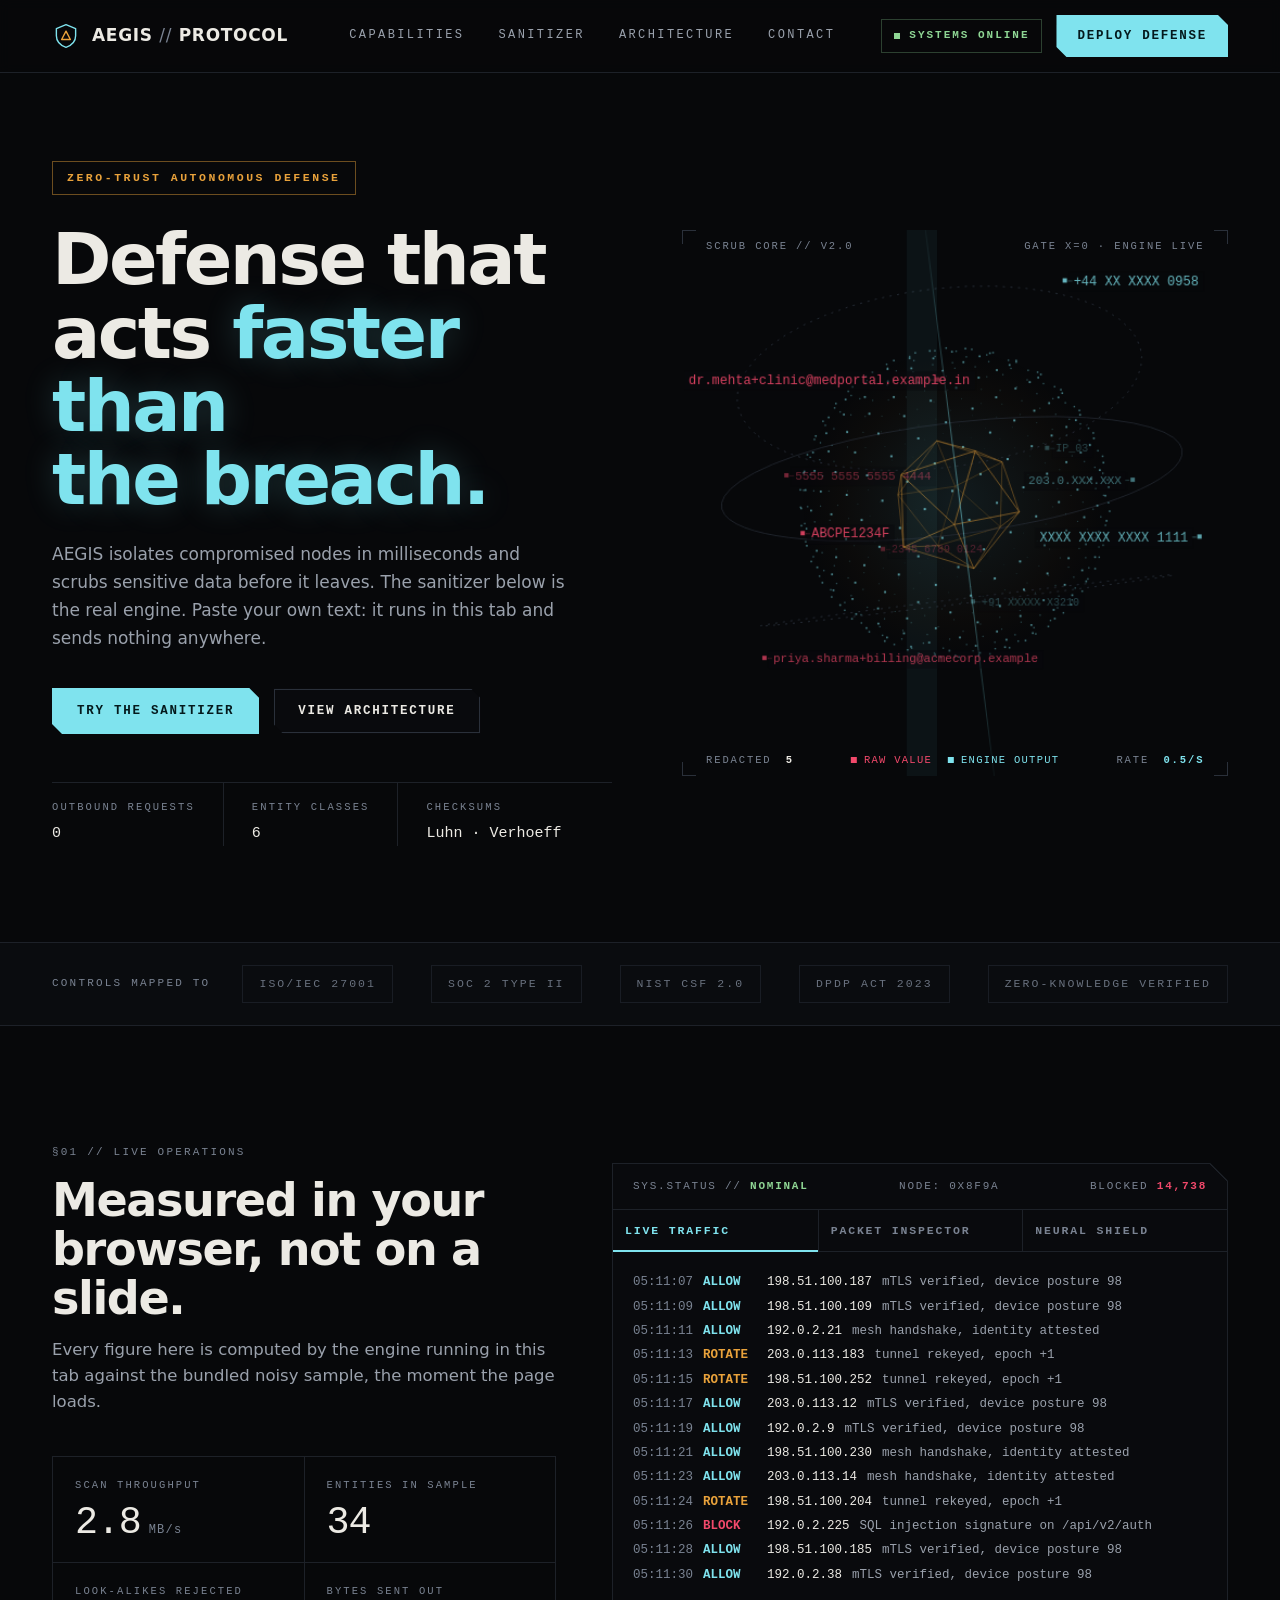
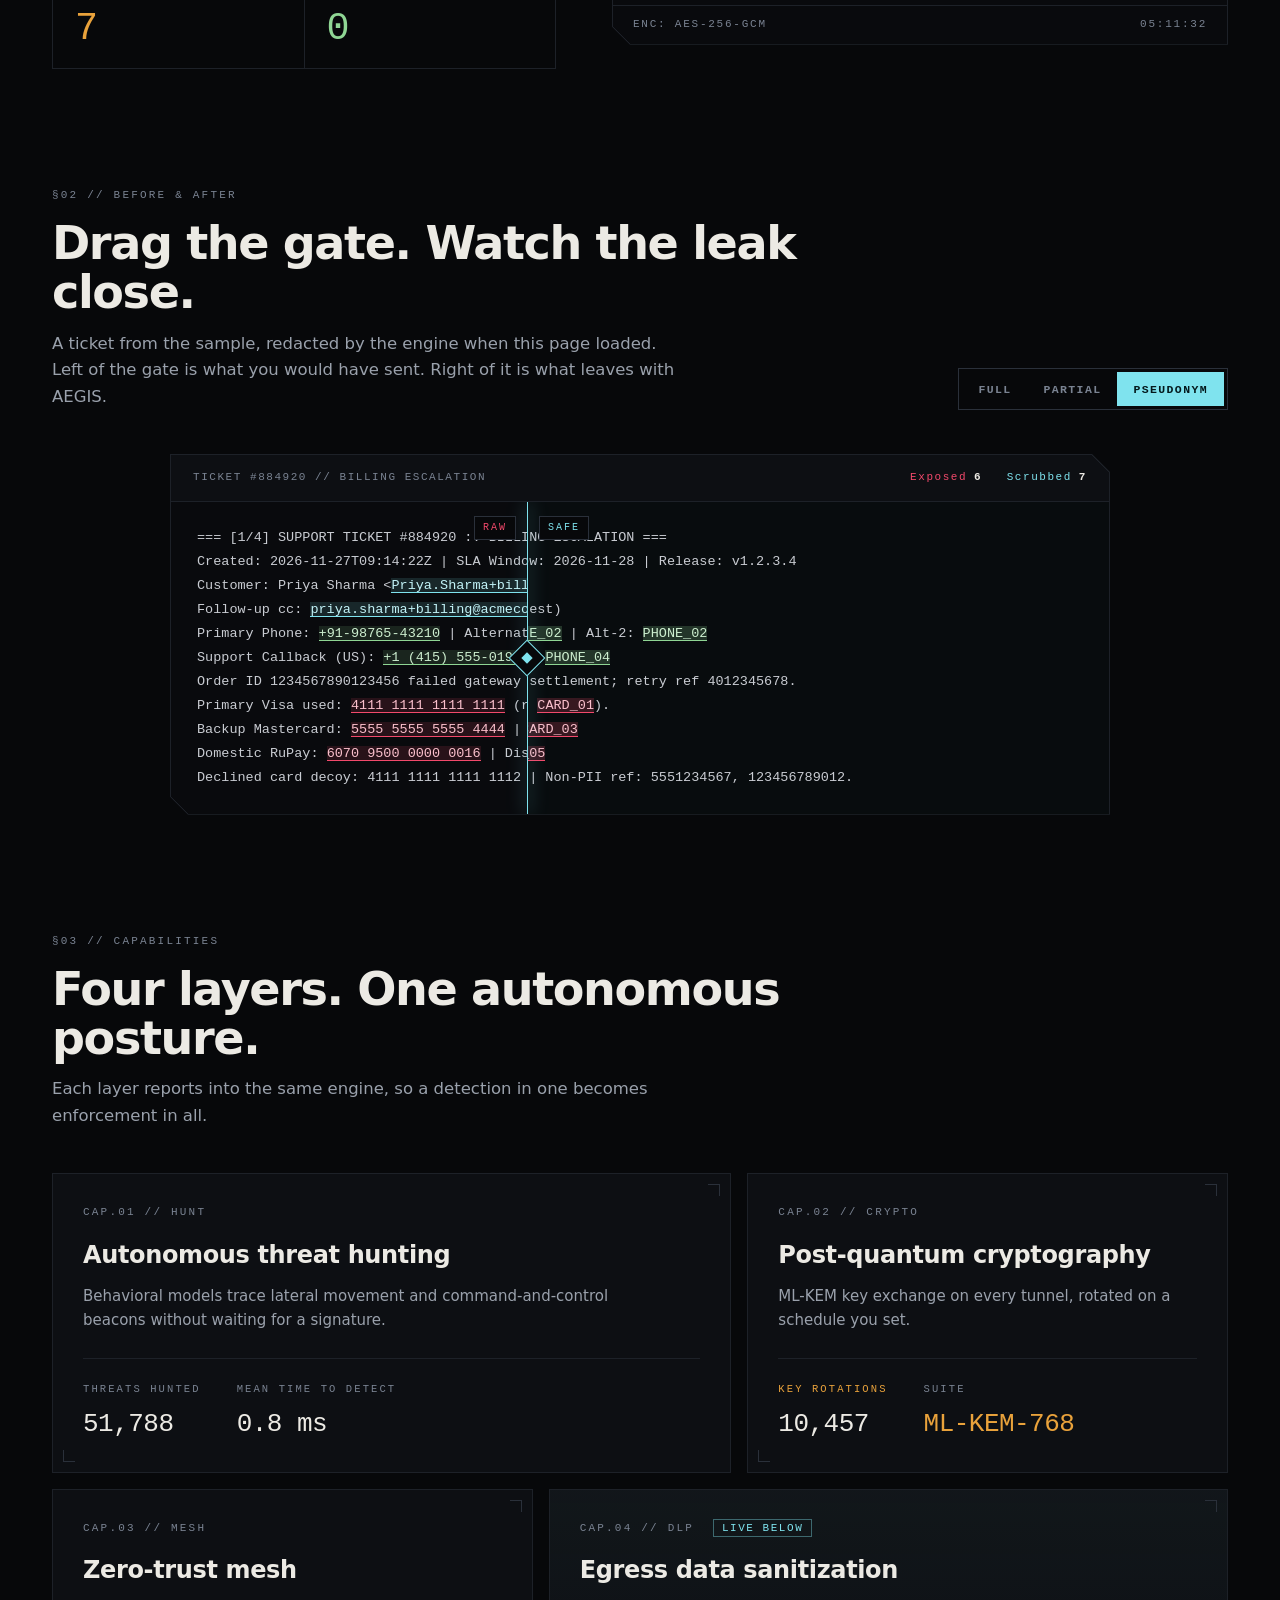
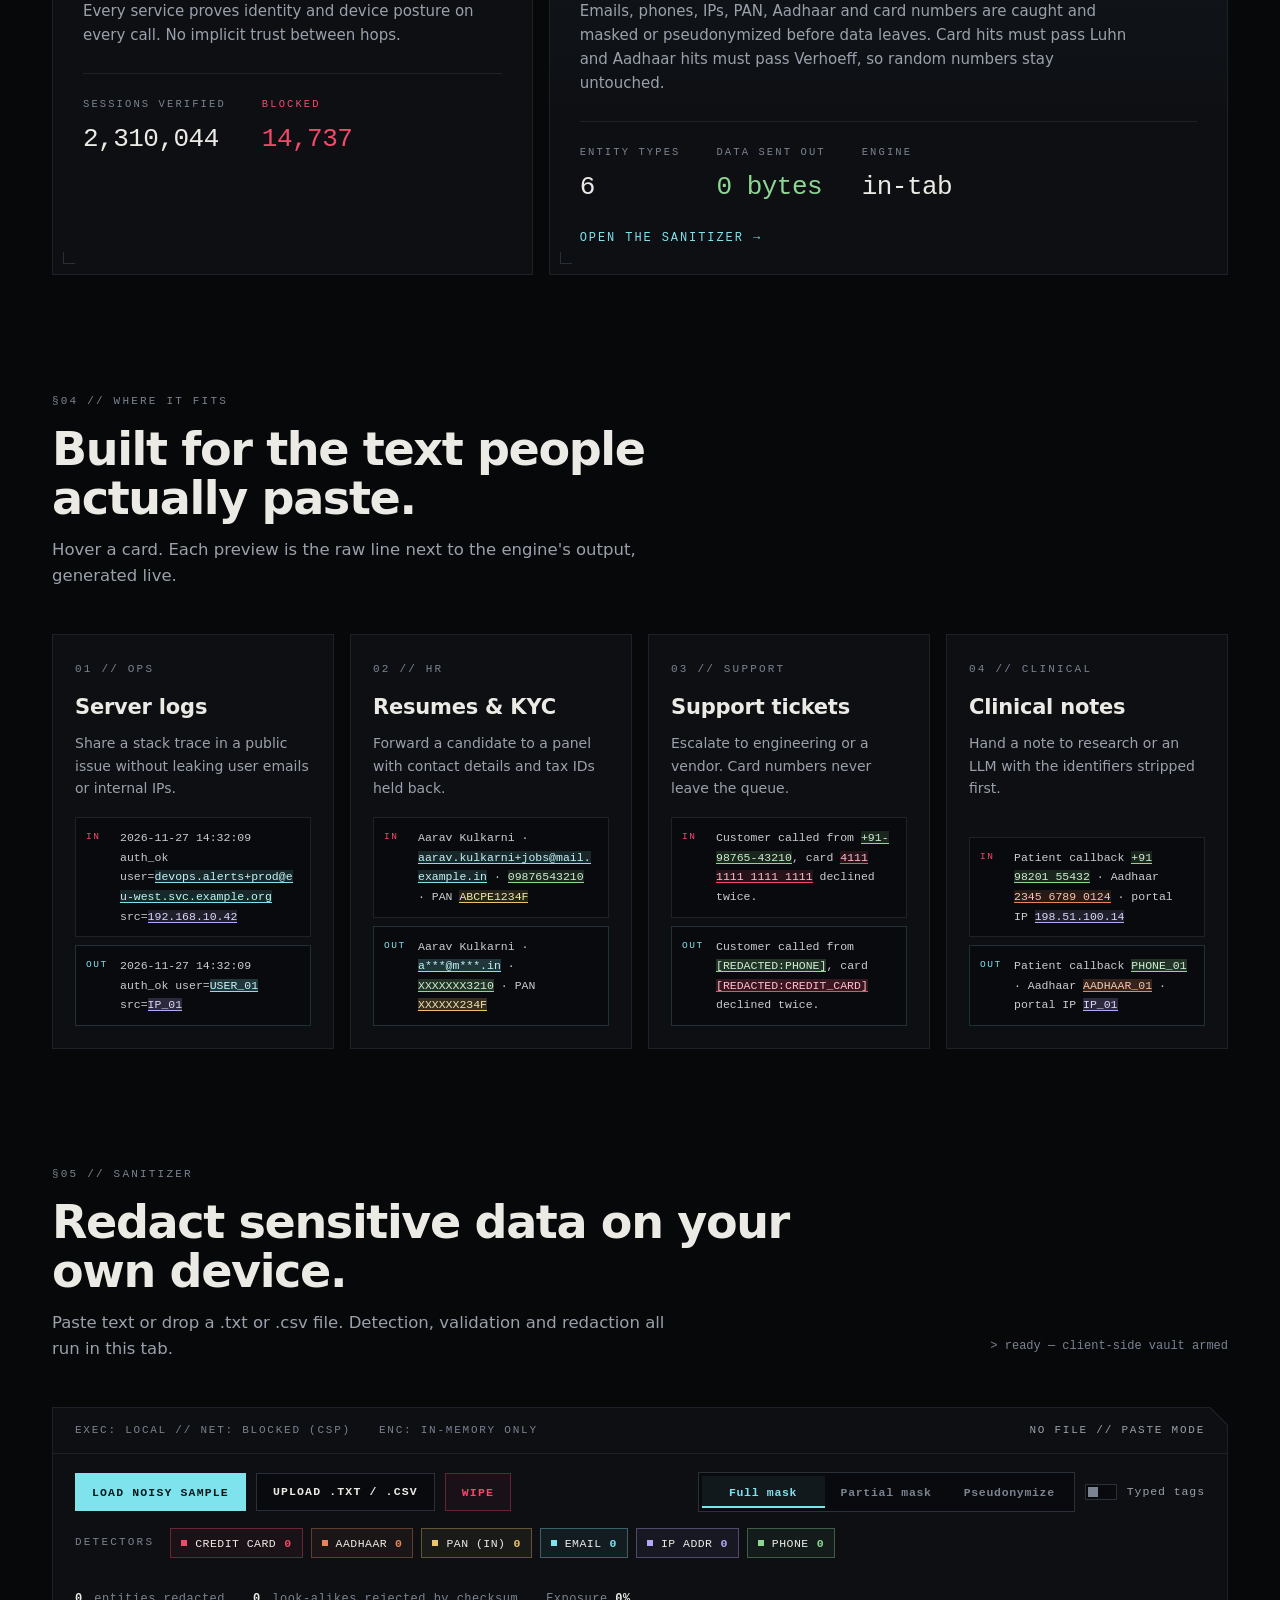
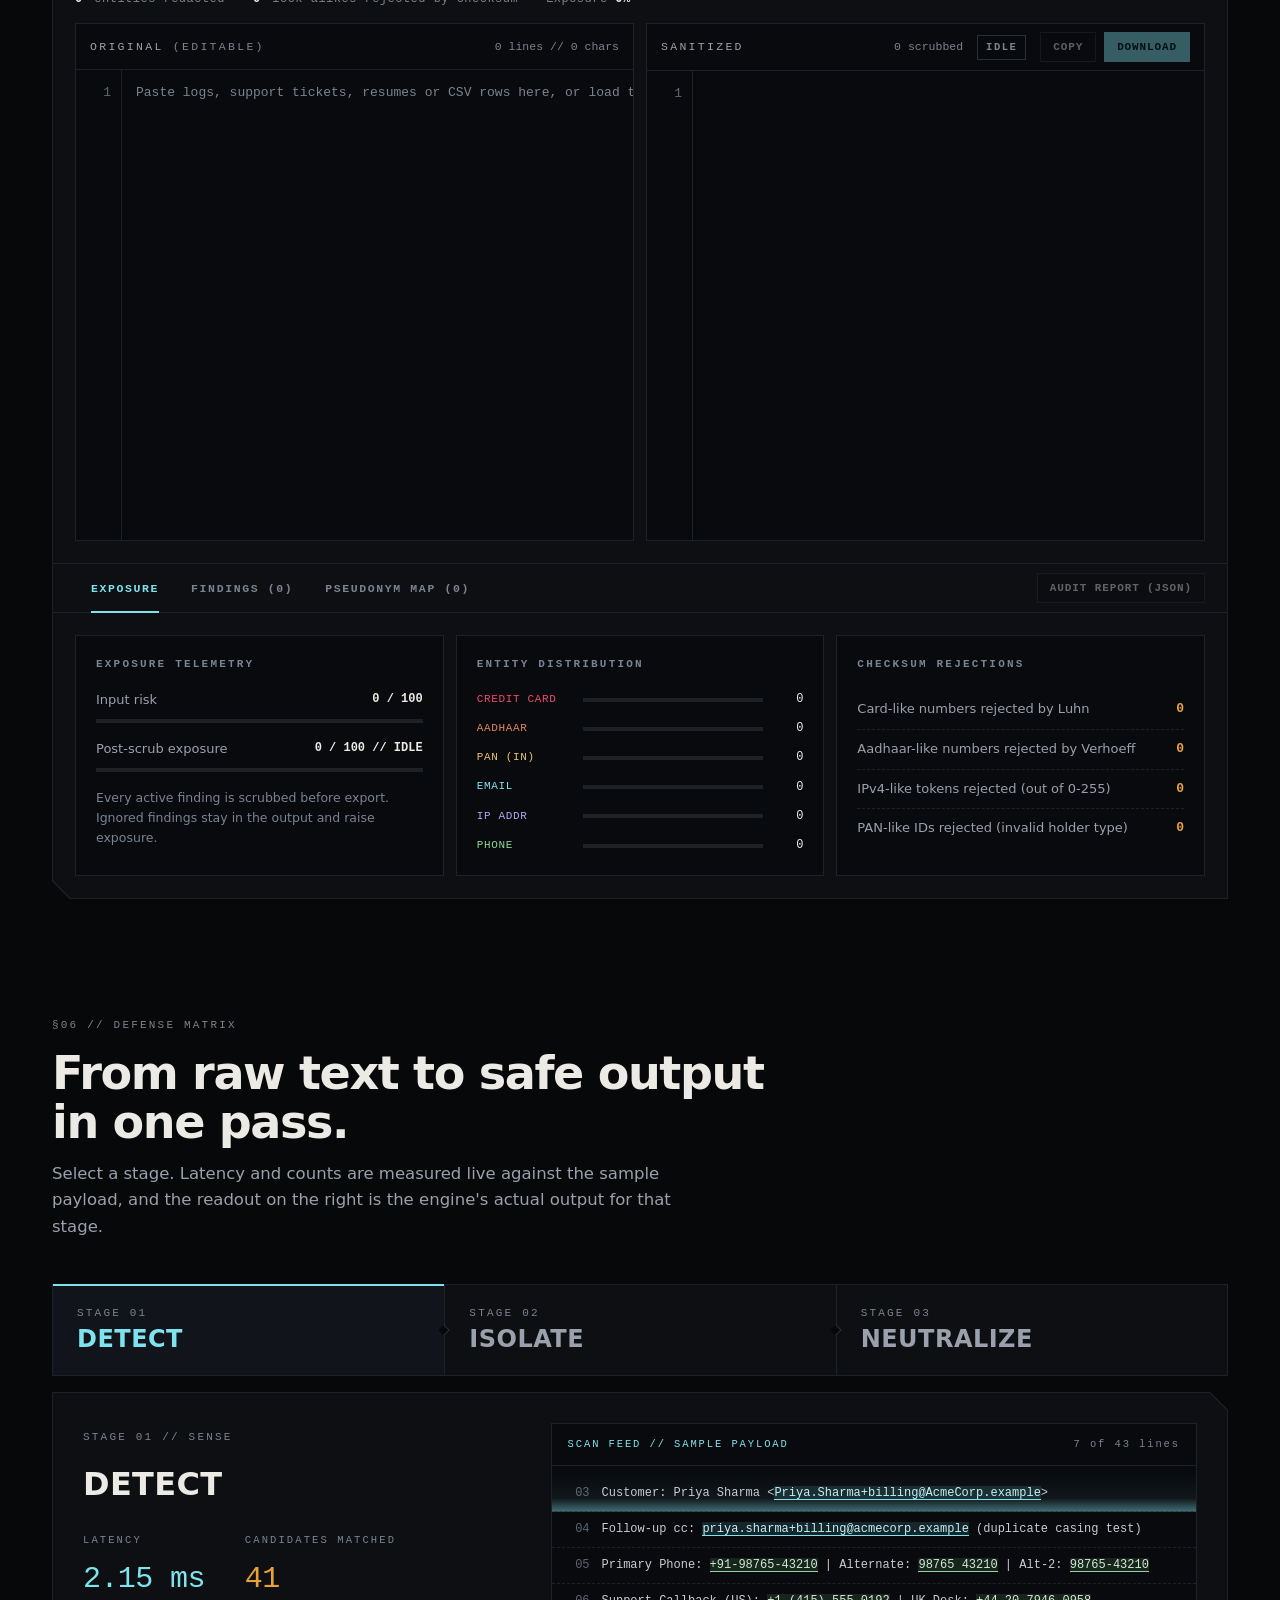
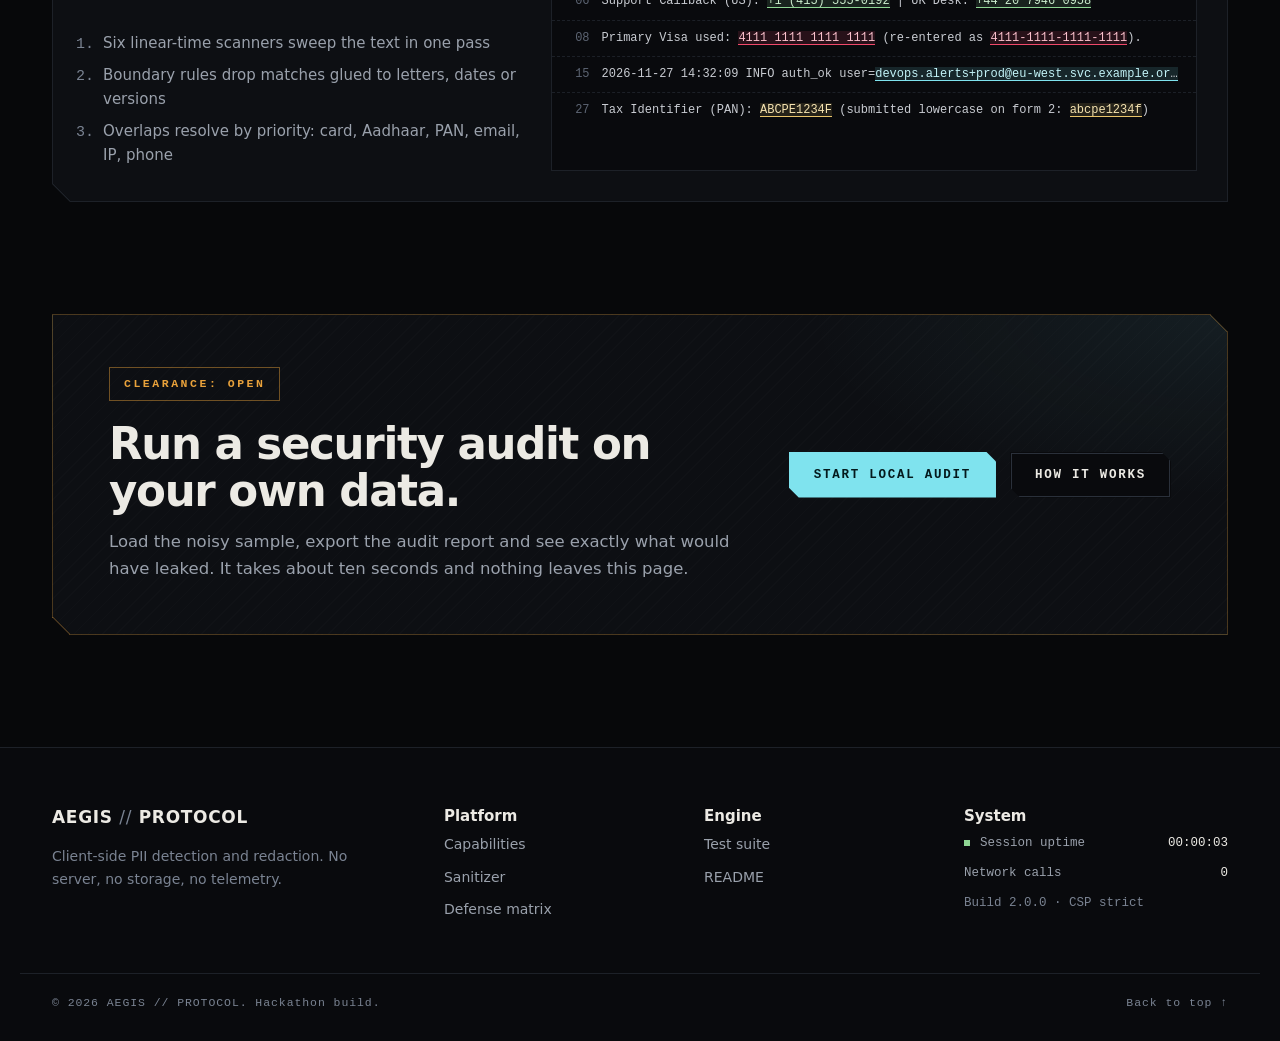
<file: index.html>
<!DOCTYPE html>
<html lang="en">
<head>
  <meta charset="UTF-8">
  <meta name="viewport" content="width=device-width, initial-scale=1.0">
  <meta http-equiv="Content-Security-Policy" content="default-src 'none'; script-src 'self'; style-src 'self' 'unsafe-inline'; img-src 'self' data:; font-src 'self' data:; connect-src 'none'; base-uri 'none'; form-action 'none';">
  <meta name="description" content="AEGIS // PROTOCOL — client-side PII detection and redaction. Runs entirely in your browser.">
  <meta name="color-scheme" content="dark">
  <title>AEGIS // PROTOCOL — Local PII Sanitizer</title>
  <link rel="icon" type="image/svg+xml" href="data:image/svg+xml,%3Csvg xmlns='http://www.w3.org/2000/svg' viewBox='0 0 32 32'%3E%3Crect width='32' height='32' fill='%2307080A'/%3E%3Cpath d='M16 3 27 7.5v8.2c0 6.3-4.6 11-11 13.3C9.6 26.7 5 22 5 15.7V7.5Z' fill='none' stroke='%237FE3EE' stroke-width='1.6'/%3E%3Cpath d='M16 10.5 21 20h-10Z' fill='none' stroke='%23E9A23B' stroke-width='1.6'/%3E%3C/svg%3E">
  <link rel="stylesheet" href="css/styles.css?v=2.1">
</head>
<body>
  <a class="skip-link" href="#sanitizer">Skip to the sanitizer</a>
  <div class="void-grid" aria-hidden="true"></div>

  <!-- ============ NAV ============ -->
  <header class="nav" id="top">
    <div class="nav-inner wrap">
      <a class="brand" href="#top" aria-label="AEGIS // PROTOCOL home">
        <svg class="brand-mark" viewBox="0 0 32 32" aria-hidden="true">
          <path d="M16 3 27 7.5v8.2c0 6.3-4.6 11-11 13.3C9.6 26.7 5 22 5 15.7V7.5Z" />
          <path class="brand-mark-core" d="M16 10.5 21 20h-10Z" />
        </svg>
        <span class="brand-word">AEGIS <span class="brand-sep">//</span> PROTOCOL</span>
      </a>

      <nav class="nav-links" id="navLinks" aria-label="Primary">
        <a href="#capabilities">Capabilities</a>
        <a href="#sanitizer">Sanitizer</a>
        <a href="#architecture">Architecture</a>
        <a href="#contact">Contact</a>
      </nav>

      <div class="nav-actions">
        <span class="status-pill" role="status"><span class="status-dot" aria-hidden="true"></span>Systems online</span>
        <a class="btn btn-primary chamfer nav-cta" href="#sanitizer">Deploy defense</a>
        <button type="button" class="nav-toggle" id="navToggle" aria-expanded="false" aria-controls="navLinks" aria-label="Open menu">
          <span></span><span></span>
        </button>
      </div>
    </div>
  </header>

  <main>
    <!-- ============ HERO ============ -->
    <section class="hero wrap" aria-labelledby="heroTitle">
      <div class="hero-copy">
        <span class="eyebrow eyebrow-amber">Zero-trust autonomous defense</span>
        <h1 class="hero-title" id="heroTitle">Defense that acts <em>faster than the&nbsp;breach.</em></h1>
        <p class="hero-sub">
          AEGIS isolates compromised nodes in milliseconds and scrubs sensitive data
          before it leaves. The sanitizer below is the real engine. Paste your own text:
          it runs in this tab and sends nothing anywhere.
        </p>
        <div class="hero-ctas">
          <a class="btn btn-primary chamfer" href="#sanitizer" id="heroTry">Try the sanitizer</a>
          <a class="btn btn-ghost chamfer" href="#architecture">View architecture</a>
        </div>
        <dl class="hero-facts">
          <div><dt>Outbound requests</dt><dd class="mono" id="factRequests">0</dd></div>
          <div><dt>Entity classes</dt><dd class="mono">6</dd></div>
          <div><dt>Checksums</dt><dd class="mono">Luhn · Verhoeff</dd></div>
        </dl>
      </div>

      <!-- 3D scrub core -->
      <div class="core-stage" id="coreStage">
        <canvas id="scrubCore" class="core-canvas" role="img"
          aria-label="Animated scrub core: real PII values orbit a shield and are redacted by the engine as they cross the scan gate."></canvas>
        <span class="core-cross core-cross-tl" aria-hidden="true"></span>
        <span class="core-cross core-cross-tr" aria-hidden="true"></span>
        <span class="core-cross core-cross-bl" aria-hidden="true"></span>
        <span class="core-cross core-cross-br" aria-hidden="true"></span>
        <span class="core-hud core-hud-tl mono" aria-hidden="true">SCRUB CORE // v2.0</span>
        <span class="core-hud core-hud-tr mono" aria-hidden="true">GATE x=0 · ENGINE LIVE</span>
        <span class="core-hud core-hud-bl mono" aria-hidden="true">REDACTED <b id="coreCount">0</b></span>
        <span class="core-hud core-hud-br mono" aria-hidden="true">RATE <b id="coreRate">0.0/s</b></span>
        <div class="core-legend mono" aria-hidden="true"><span class="lg-raw">raw value</span><span class="lg-clean">engine output</span></div>
      </div>
    </section>

    <!-- ============ CLEARANCE STRIP ============ -->
    <section class="clearance" aria-label="Control frameworks">
      <div class="wrap clearance-inner">
        <span class="clearance-label">Controls mapped to</span>
        <ul class="clearance-list">
          <li>ISO/IEC 27001</li>
          <li>SOC 2 Type II</li>
          <li>NIST CSF 2.0</li>
          <li>DPDP Act 2023</li>
          <li>Zero-knowledge verified</li>
        </ul>
      </div>
    </section>

    <!-- ============ LIVE OPS ============ -->
    <section class="section wrap reveal" id="live" aria-labelledby="liveTitle">
      <div class="ops-grid">
        <div class="ops-copy">
          <span class="section-index">§01 // Live operations</span>
          <h2 class="section-title" id="liveTitle">Measured in your browser, not on a slide.</h2>
          <p class="section-sub">Every figure here is computed by the engine running in this tab against the bundled noisy sample, the moment the page loads.</p>
          <dl class="stat-band">
            <div><dt>Scan throughput</dt><dd><span class="mono" id="statThroughput">—</span><small>MB/s</small></dd></div>
            <div><dt>Entities in sample</dt><dd><span class="mono" id="statEntities">—</span></dd></div>
            <div><dt>Look-alikes rejected</dt><dd><span class="mono amber" id="statRejected">—</span></dd></div>
            <div><dt>Bytes sent out</dt><dd><span class="mono ok">0</span></dd></div>
          </dl>
        </div>

      <div class="console chamfer-lg" aria-label="Threat telemetry console">
        <div class="console-meta">
          <span>SYS.STATUS // <b class="ok">NOMINAL</b></span>
          <span>NODE: 0x8F9A</span>
          <span>BLOCKED <b class="threat mono" id="consoleBlocked">14,737</b></span>
        </div>
        <div class="console-tabs" role="tablist" aria-label="Console views">
          <button type="button" class="console-tab is-active" role="tab" aria-selected="true" aria-controls="cpTraffic" id="ctTraffic" data-view="traffic">Live traffic</button>
          <button type="button" class="console-tab" role="tab" aria-selected="false" aria-controls="cpPacket" id="ctPacket" data-view="packet" tabindex="-1">Packet inspector</button>
          <button type="button" class="console-tab" role="tab" aria-selected="false" aria-controls="cpShield" id="ctShield" data-view="shield" tabindex="-1">Neural shield</button>
        </div>

        <div class="console-body">
          <div class="console-panel is-active" id="cpTraffic" role="tabpanel" aria-labelledby="ctTraffic">
            <ol class="log-feed mono" id="logFeed" aria-live="off"></ol>
          </div>

          <div class="console-panel" id="cpPacket" role="tabpanel" aria-labelledby="ctPacket" hidden>
            <div class="packet-head mono">
              <span>EGRESS POST /api/v2/tickets</span>
              <span class="packet-count" id="packetCount">—</span>
            </div>
            <div class="packet-grid">
              <div>
                <span class="packet-label">Captured</span>
                <pre class="packet-pre mono" id="packetRaw"></pre>
              </div>
              <div>
                <span class="packet-label packet-label-ok">Released</span>
                <pre class="packet-pre mono" id="packetClean"></pre>
              </div>
            </div>
            <p class="packet-note">Redacted by the same engine as the sanitizer below, measured in <span class="mono" id="packetMs">—</span>.</p>
          </div>

          <div class="console-panel" id="cpShield" role="tabpanel" aria-labelledby="ctShield" hidden>
            <div class="shield-wrap">
              <svg class="radar" viewBox="0 0 240 240" aria-hidden="true">
                <defs>
                  <linearGradient id="sweepGrad" x1="0" y1="0" x2="1" y2="0">
                    <stop offset="0" stop-color="#7FE3EE" stop-opacity="0" />
                    <stop offset="1" stop-color="#7FE3EE" stop-opacity="0.32" />
                  </linearGradient>
                </defs>
                <circle cx="120" cy="120" r="108" class="radar-ring" />
                <circle cx="120" cy="120" r="76" class="radar-ring" />
                <circle cx="120" cy="120" r="44" class="radar-ring" />
                <line x1="12" y1="120" x2="228" y2="120" class="radar-axis" />
                <line x1="120" y1="12" x2="120" y2="228" class="radar-axis" />
                <g class="radar-sweep"><path d="M120 120 L228 120 A108 108 0 0 0 196 44 Z" fill="url(#sweepGrad)" /></g>
                <g id="radarNodes"></g>
                <circle cx="120" cy="120" r="3" class="radar-core" />
              </svg>
              <ul class="shield-legend mono" id="shieldLegend"></ul>
            </div>
          </div>
        </div>

        <div class="console-foot mono">
          <span>ENC: AES-256-GCM</span>
          <span id="consoleClock">--:--:--</span>
        </div>
      </div>
      </div>
    </section>

    <!-- ============ BEFORE / AFTER ============ -->
    <section class="section wrap reveal" id="proof" aria-labelledby="proofTitle">
      <header class="section-head section-head-split">
        <div>
          <span class="section-index">§02 // Before &amp; after</span>
          <h2 class="section-title" id="proofTitle">Drag the gate. Watch the leak close.</h2>
          <p class="section-sub">A ticket from the sample, redacted by the engine when this page loaded. Left of the gate is what you would have sent. Right of it is what leaves with AEGIS.</p>
        </div>
        <div class="mode-chips" role="radiogroup" aria-label="Redaction mode for this preview">
          <button type="button" class="mode-chip" role="radio" aria-checked="false" data-mode="full">Full</button>
          <button type="button" class="mode-chip" role="radio" aria-checked="false" data-mode="partial">Partial</button>
          <button type="button" class="mode-chip is-active" role="radio" aria-checked="true" data-mode="pseudonym">Pseudonym</button>
        </div>
      </header>

      <div class="compare-scene">
        <div class="compare chamfer-lg" id="compare">
          <div class="compare-bar mono">
            <span>TICKET #884920 // BILLING ESCALATION</span>
            <span><span class="lg-raw">Exposed <b id="compareRawCount">0</b></span> &nbsp; <span class="lg-clean">Scrubbed <b id="compareCleanCount">0</b></span></span>
          </div>
          <div class="compare-body" id="compareBody">
            <pre class="compare-doc compare-raw mono" id="compareRaw"></pre>
            <pre class="compare-doc compare-clean mono" id="compareClean" aria-hidden="true"></pre>
            <div class="compare-gate" id="compareGate" aria-hidden="true">
              <span class="compare-label compare-label-l mono">RAW</span>
              <span class="compare-knob"></span>
              <span class="compare-label compare-label-r mono">SAFE</span>
            </div>
            <input type="range" class="compare-range" id="compareRange" min="0" max="100" value="38" aria-label="Move the gate to reveal the sanitized version">
          </div>
        </div>
      </div>
    </section>

    <!-- ============ CAPABILITIES ============ -->
    <section class="section wrap reveal" id="capabilities" aria-labelledby="capTitle">
      <header class="section-head">
        <span class="section-index">§03 // Capabilities</span>
        <h2 class="section-title" id="capTitle">Four layers. One autonomous posture.</h2>
        <p class="section-sub">Each layer reports into the same engine, so a detection in one becomes enforcement in all.</p>
      </header>

      <div class="bento">
        <article class="cap cap-a">
          <span class="corner corner-tr" aria-hidden="true"></span><span class="corner corner-bl" aria-hidden="true"></span>
          <span class="cap-tag">CAP.01 // HUNT</span>
          <h3>Autonomous threat hunting</h3>
          <p>Behavioral models trace lateral movement and command-and-control beacons without waiting for a signature.</p>
          <dl class="cap-metrics">
            <div><dt>Threats hunted</dt><dd class="mono" data-tick="51788">51,788</dd></div>
            <div><dt>Mean time to detect</dt><dd class="mono">0.8 ms</dd></div>
          </dl>
        </article>

        <article class="cap cap-b">
          <span class="corner corner-tr" aria-hidden="true"></span><span class="corner corner-bl" aria-hidden="true"></span>
          <span class="cap-tag">CAP.02 // CRYPTO</span>
          <h3>Post-quantum cryptography</h3>
          <p>ML-KEM key exchange on every tunnel, rotated on a schedule you set.</p>
          <dl class="cap-metrics">
            <div><dt class="amber">Key rotations</dt><dd class="mono" data-tick="10457">10,457</dd></div>
            <div><dt>Suite</dt><dd class="mono amber">ML-KEM-768</dd></div>
          </dl>
        </article>

        <article class="cap cap-c">
          <span class="corner corner-tr" aria-hidden="true"></span><span class="corner corner-bl" aria-hidden="true"></span>
          <span class="cap-tag">CAP.03 // MESH</span>
          <h3>Zero-trust mesh</h3>
          <p>Every service proves identity and device posture on every call. No implicit trust between hops.</p>
          <dl class="cap-metrics">
            <div><dt>Sessions verified</dt><dd class="mono" data-tick="2310044">2,310,044</dd></div>
            <div><dt class="threat">Blocked</dt><dd class="mono threat" data-tick="14737">14,737</dd></div>
          </dl>
        </article>

        <article class="cap cap-d cap-live">
          <span class="corner corner-tr" aria-hidden="true"></span><span class="corner corner-bl" aria-hidden="true"></span>
          <span class="cap-tag">CAP.04 // DLP <span class="cap-live-tag">Live below</span></span>
          <h3>Egress data sanitization</h3>
          <p>Emails, phones, IPs, PAN, Aadhaar and card numbers are caught and masked or pseudonymized before data leaves. Card hits must pass Luhn and Aadhaar hits must pass Verhoeff, so random numbers stay untouched.</p>
          <dl class="cap-metrics">
            <div><dt>Entity types</dt><dd class="mono">6</dd></div>
            <div><dt>Data sent out</dt><dd class="mono ok">0 bytes</dd></div>
            <div><dt>Engine</dt><dd class="mono">in-tab</dd></div>
          </dl>
          <a class="cap-link" href="#sanitizer">Open the sanitizer <span aria-hidden="true">→</span></a>
        </article>
      </div>
    </section>

    <!-- ============ USE CASES ============ -->
    <section class="section wrap reveal" id="usecases" aria-labelledby="useTitle">
      <header class="section-head">
        <span class="section-index">§04 // Where it fits</span>
        <h2 class="section-title" id="useTitle">Built for the text people actually paste.</h2>
        <p class="section-sub">Hover a card. Each preview is the raw line next to the engine's output, generated live.</p>
      </header>
      <div class="uses">
        <article class="use" data-sample="2026-11-27 14:32:09 auth_ok user=devops.alerts+prod@eu-west.svc.example.org src=192.168.10.42">
          <span class="cap-tag">01 // OPS</span>
          <h3>Server logs</h3>
          <p>Share a stack trace in a public issue without leaking user emails or internal IPs.</p>
          <div class="use-demo mono"><div class="use-line use-raw"></div><div class="use-line use-clean"></div></div>
        </article>
        <article class="use" data-sample="Aarav Kulkarni · aarav.kulkarni+jobs@mail.example.in · 09876543210 · PAN ABCPE1234F">
          <span class="cap-tag">02 // HR</span>
          <h3>Resumes &amp; KYC</h3>
          <p>Forward a candidate to a panel with contact details and tax IDs held back.</p>
          <div class="use-demo mono"><div class="use-line use-raw"></div><div class="use-line use-clean"></div></div>
        </article>
        <article class="use" data-sample="Customer called from +91-98765-43210, card 4111 1111 1111 1111 declined twice.">
          <span class="cap-tag">03 // SUPPORT</span>
          <h3>Support tickets</h3>
          <p>Escalate to engineering or a vendor. Card numbers never leave the queue.</p>
          <div class="use-demo mono"><div class="use-line use-raw"></div><div class="use-line use-clean"></div></div>
        </article>
        <article class="use" data-sample="Patient callback +91 98201 55432 · Aadhaar 2345 6789 0124 · portal IP 198.51.100.14">
          <span class="cap-tag">04 // CLINICAL</span>
          <h3>Clinical notes</h3>
          <p>Hand a note to research or an LLM with the identifiers stripped first.</p>
          <div class="use-demo mono"><div class="use-line use-raw"></div><div class="use-line use-clean"></div></div>
        </article>
      </div>
    </section>

    <!-- ============ SANITIZER (live app) ============ -->
    <section class="section wrap" id="sanitizer" aria-labelledby="sanTitle">
      <header class="section-head section-head-split">
        <div>
          <span class="section-index">§05 // Sanitizer</span>
          <h2 class="section-title" id="sanTitle">Redact sensitive data on your own device.</h2>
          <p class="section-sub">Paste text or drop a .txt or .csv file. Detection, validation and redaction all run in this tab.</p>
        </div>
        <p class="boot-line mono" aria-live="polite"><span id="bootLine">&gt; initializing sanitizer...</span></p>
      </header>

      <div class="app-frame chamfer-lg">
        <div class="app-meta mono">
          <span>EXEC: LOCAL // NET: BLOCKED (CSP)</span>
          <span>ENC: IN-MEMORY ONLY</span>
          <span class="file-tag" id="fileMetaTag">NO FILE // PASTE MODE</span>
        </div>

        <!-- Toolbar -->
        <div class="toolbar" aria-label="Sanitization controls">
          <div class="tool-group">
            <button type="button" id="btnSample" class="btn btn-primary btn-sm">Load noisy sample</button>
            <label class="btn btn-ghost btn-sm file-label" for="fileInput" tabindex="0" role="button">
              Upload .txt / .csv
              <input type="file" id="fileInput" accept=".txt,.csv,text/plain,text/csv" hidden>
            </label>
            <button type="button" id="btnWipe" class="btn btn-danger btn-sm" title="Clear all text, mappings and state from memory">Wipe</button>
          </div>

          <div class="tool-group">
            <div class="segmented" role="radiogroup" aria-label="Redaction mode" id="modeControl">
              <span class="segment-indicator" id="modeIndicator" aria-hidden="true"></span>
              <button type="button" class="seg-btn is-active" role="radio" aria-checked="true" data-mode="full">Full mask</button>
              <button type="button" class="seg-btn" role="radio" aria-checked="false" data-mode="partial">Partial mask</button>
              <button type="button" class="seg-btn" role="radio" aria-checked="false" data-mode="pseudonym">Pseudonymize</button>
            </div>
            <label class="switch" id="typedLabelWrap" title="Use typed blocks like [REDACTED:EMAIL]">
              <input type="checkbox" id="chkTypedLabels">
              <span class="switch-track" aria-hidden="true"></span>
              <span class="switch-text">Typed tags</span>
            </label>
          </div>
        </div>

        <div class="detector-row">
          <span class="hud-label">Detectors</span>
          <div class="filter-pills" id="filterPills"></div>
        </div>

        <div class="scan-strip">
          <div class="scan-bar" id="scanBarWrap" aria-hidden="true">
            <div class="scan-bar-fill"></div>
            <span class="scan-bar-label" id="scanBarLabel">SCANNING...</span>
          </div>
          <div class="alert-banner" id="alertBanner" role="alert" hidden>
            <span id="alertText"></span>
            <button type="button" id="btnDismissAlert" class="btn-dismiss" aria-label="Dismiss notice">&times;</button>
          </div>
        </div>

        <div class="summary-row mono" id="dockSummary">
          <span><strong id="summaryTotal">0</strong> entities redacted</span>
          <span><strong id="summaryRejected">0</strong> look-alikes rejected by checksum</span>
          <span>Exposure <strong id="summaryExposure">0%</strong></span>
        </div>

        <!-- Diff workspace -->
        <div class="diff" id="dropZone">
          <div class="drop-overlay" id="dropOverlay" aria-hidden="true">
            <div class="drop-box chamfer">
              <span class="drop-title">Drop .txt or .csv</span>
              <span class="drop-sub">Read into browser memory. Never uploaded.</span>
            </div>
          </div>

          <section class="pane" aria-label="Original input editor">
            <div class="pane-head">
              <span class="pane-title">Original <span class="pane-title-dim">(editable)</span></span>
              <span class="pane-meta mono" id="originalMeta">0 lines // 0 chars</span>
            </div>
            <div class="editor-viewport" id="originalViewport">
              <div class="line-gutter" aria-hidden="true"><pre class="line-numbers" id="originalLines">1</pre></div>
              <div class="mirror-stage">
                <div class="mirror-backdrop" aria-hidden="true"><pre class="mirror-content" id="originalBackdrop"></pre></div>
                <textarea id="originalInput" class="code-textarea" wrap="off" spellcheck="false" autocomplete="off" autocapitalize="off"
                  aria-label="Original text containing PII to sanitize"
                  placeholder="Paste logs, support tickets, resumes or CSV rows here, or load the noisy sample."></textarea>
              </div>
            </div>
          </section>

          <section class="pane" aria-label="Sanitized output">
            <div class="pane-head">
              <span class="pane-title">Sanitized</span>
              <span class="pane-meta mono" id="sanitizedMeta">0 scrubbed</span>
              <span class="stamp-badge" id="sanitizedStamp" aria-live="polite">IDLE</span>
              <div class="pane-actions">
                <button type="button" id="btnCopy" class="btn btn-ghost btn-xs" disabled>Copy</button>
                <button type="button" id="btnDownloadOutput" class="btn btn-primary btn-xs" disabled>Download</button>
              </div>
            </div>
            <div class="editor-viewport" id="sanitizedViewport">
              <div class="line-gutter" aria-hidden="true"><pre class="line-numbers" id="sanitizedLines">1</pre></div>
              <div class="output-stage" id="sanitizedScroll" tabindex="0" aria-label="Sanitized output viewer">
                <pre class="output-content" id="sanitizedOutput"></pre>
              </div>
            </div>
          </section>
        </div>

        <!-- Audit dock -->
        <section class="dock" aria-label="Audit">
          <div class="dock-head">
            <div class="dock-tabs" role="tablist" aria-label="Audit views">
              <button type="button" class="dock-tab is-active" role="tab" aria-selected="true" aria-controls="panelStats" id="tabStats" data-tab="stats">Exposure</button>
              <button type="button" class="dock-tab" role="tab" aria-selected="false" aria-controls="panelFindings" id="tabFindings" data-tab="findings">Findings <span class="mono">(<span id="tabFindingsCount">0</span>)</span></button>
              <button type="button" class="dock-tab" role="tab" aria-selected="false" aria-controls="panelMapping" id="tabMapping" data-tab="mapping">Pseudonym map <span class="mono">(<span id="tabMappingCount">0</span>)</span></button>
            </div>
            <button type="button" id="btnDownloadReport" class="btn btn-ghost btn-xs" disabled>Audit report (JSON)</button>
          </div>

          <div class="dock-panel is-active" id="panelStats" role="tabpanel" aria-labelledby="tabStats">
            <div class="stats-grid">
              <div class="stat-card">
                <h3 class="card-heading">Exposure telemetry</h3>
                <div class="meter-row">
                  <div class="meter-label"><span>Input risk</span><strong class="mono" id="inputRiskVal">0 / 100</strong></div>
                  <div class="meter-bar"><div class="meter-fill meter-risk" id="inputRiskBar"></div></div>
                </div>
                <div class="meter-row">
                  <div class="meter-label"><span>Post-scrub exposure</span><strong class="mono" id="outputExposureVal">0 / 100 // IDLE</strong></div>
                  <div class="meter-bar"><div class="meter-fill meter-safe" id="outputExposureBar"></div></div>
                </div>
                <p class="meter-note" id="exposureNote">Every active finding is scrubbed before export. Ignored findings stay in the output and raise exposure.</p>
              </div>
              <div class="stat-card">
                <h3 class="card-heading">Entity distribution</h3>
                <div class="dist-list" id="distList"></div>
              </div>
              <div class="stat-card">
                <h3 class="card-heading">Checksum rejections</h3>
                <ul class="rejected-list" id="rejectedList"></ul>
              </div>
            </div>
          </div>

          <div class="dock-panel" id="panelFindings" role="tabpanel" aria-labelledby="tabFindings" hidden>
            <div class="table-wrap">
              <table class="hud-table">
                <thead><tr><th scope="col">Line</th><th scope="col">Type</th><th scope="col">Masked preview</th><th scope="col">Brand / info</th><th scope="col">Output token</th><th scope="col">Ignore</th></tr></thead>
                <tbody id="findingsTbody"></tbody>
              </table>
              <div class="empty-state" id="findingsEmpty">No entities yet. Paste text or load the noisy sample.</div>
            </div>
          </div>

          <div class="dock-panel" id="panelMapping" role="tabpanel" aria-labelledby="tabMapping" hidden>
            <div class="mapping-toolbar">
              <div class="mapping-controls">
                <label class="switch">
                  <input type="checkbox" id="chkRevealRaw">
                  <span class="switch-track" aria-hidden="true"></span>
                  <span class="switch-text">Reveal raw values</span>
                </label>
                <span class="mapping-mode-note" id="mappingModeNote"></span>
              </div>
              <div class="mapping-export-group">
                <span class="security-warning" role="note">The mapping file reverses pseudonymization. Store it securely.</span>
                <button type="button" id="btnDownloadMapping" class="btn btn-amber btn-xs" disabled>Download mapping (JSON)</button>
              </div>
            </div>
            <div class="table-wrap">
              <table class="hud-table">
                <thead><tr><th scope="col">Placeholder</th><th scope="col">Type</th><th scope="col">Masked preview</th><th scope="col">Original value</th><th scope="col">Hits</th></tr></thead>
                <tbody id="mappingTbody"></tbody>
              </table>
              <div class="empty-state" id="mappingEmpty">No pseudonym mappings yet.</div>
            </div>
          </div>
        </section>
      </div>
    </section>

    <!-- ============ ARCHITECTURE / DEFENSE MATRIX ============ -->
    <section class="section wrap reveal" id="architecture" aria-labelledby="archTitle">
      <header class="section-head">
        <span class="section-index">§06 // Defense matrix</span>
        <h2 class="section-title" id="archTitle">From raw text to safe output in one pass.</h2>
        <p class="section-sub">Select a stage. Latency and counts are measured live against the sample payload, and the readout on the right is the engine's actual output for that stage.</p>
      </header>

      <div class="matrix">
        <div class="matrix-stages" role="tablist" aria-label="Pipeline stages">
          <button type="button" class="stage is-active" role="tab" aria-selected="true" aria-controls="stagePanel" data-stage="0">
            <span class="stage-num mono">Stage 01</span><span class="stage-name">Detect</span>
          </button>
          <button type="button" class="stage" role="tab" aria-selected="false" aria-controls="stagePanel" data-stage="1" tabindex="-1">
            <span class="stage-num mono">Stage 02</span><span class="stage-name">Isolate</span>
          </button>
          <button type="button" class="stage" role="tab" aria-selected="false" aria-controls="stagePanel" data-stage="2" tabindex="-1">
            <span class="stage-num mono">Stage 03</span><span class="stage-name">Neutralize</span>
          </button>
        </div>

        <div class="readout chamfer-lg" id="stagePanel" role="tabpanel">
          <div class="readout-info">
            <span class="cap-tag" id="stageTag">STAGE 01 // SENSE</span>
            <h3 class="readout-title" id="stageTitle">Detect</h3>
            <dl class="readout-stats">
              <div><dt>Latency</dt><dd class="mono cyan" id="stageLatency">—</dd></div>
              <div><dt id="stageStatLabel">Candidates</dt><dd class="mono amber" id="stageStat">—</dd></div>
            </dl>
            <ol class="readout-steps" id="stageSteps"></ol>
          </div>
          <div class="readout-visual" id="stageVisual">
            <div class="rv-head mono"><span id="rvTitle">SCAN FEED</span><span id="rvMeta"></span></div>
            <div class="rv-body" id="rvBody"></div>
          </div>
        </div>
      </div>
    </section>

    <!-- ============ CTA ============ -->
    <section class="wrap" id="contact" aria-labelledby="ctaTitle">
      <div class="cta-banner chamfer-lg">
        <div>
          <span class="eyebrow eyebrow-amber">Clearance: open</span>
          <h2 class="cta-title" id="ctaTitle">Run a security audit on your own data.</h2>
          <p class="section-sub">Load the noisy sample, export the audit report and see exactly what would have leaked. It takes about ten seconds and nothing leaves this page.</p>
        </div>
        <div class="cta-actions">
          <a class="btn btn-primary chamfer" href="#sanitizer" id="ctaAudit">Start local audit</a>
          <a class="btn btn-ghost chamfer" href="#architecture">How it works</a>
        </div>
      </div>
    </section>
  </main>

  <!-- ============ FOOTER ============ -->
  <footer class="footer">
    <div class="wrap footer-grid">
      <div class="footer-brand">
        <span class="brand-word">AEGIS <span class="brand-sep">//</span> PROTOCOL</span>
        <p>Client-side PII detection and redaction. No server, no storage, no telemetry.</p>
      </div>
      <div>
        <h4>Platform</h4>
        <ul><li><a href="#capabilities">Capabilities</a></li><li><a href="#sanitizer">Sanitizer</a></li><li><a href="#architecture">Defense matrix</a></li></ul>
      </div>
      <div>
        <h4>Engine</h4>
        <ul><li><a href="tests/tests.html">Test suite</a></li><li><a href="README.md">README</a></li></ul>
      </div>
      <div>
        <h4>System</h4>
        <ul class="sys-list mono">
          <li><span class="status-dot" aria-hidden="true"></span>Session uptime <span id="uptime">00:00:00</span></li>
          <li>Network calls <span id="footRequests">0</span></li>
          <li>Build 2.0.0 · CSP strict</li>
        </ul>
      </div>
    </div>
    <div class="wrap footer-base mono">
      <span>© 2026 AEGIS // PROTOCOL. Hackathon build.</span>
      <a href="#top">Back to top ↑</a>
    </div>
  </footer>

  <div class="sr-only" id="liveAnnouncer" aria-live="polite" aria-atomic="true"></div>

  <script defer src="js/validators.js?v=2.1"></script>
  <script defer src="js/detectors.js?v=2.1"></script>
  <script defer src="js/redactors.js?v=2.1"></script>
  <script defer src="js/sample.js?v=2.1"></script>
  <script defer src="js/ui.js?v=2.1"></script>
  <script defer src="js/app.js?v=2.1"></script>
  <script defer src="js/scene3d.js?v=2.1"></script>
  <script defer src="js/landing.js?v=2.1"></script>
</body>
</html>
</file>
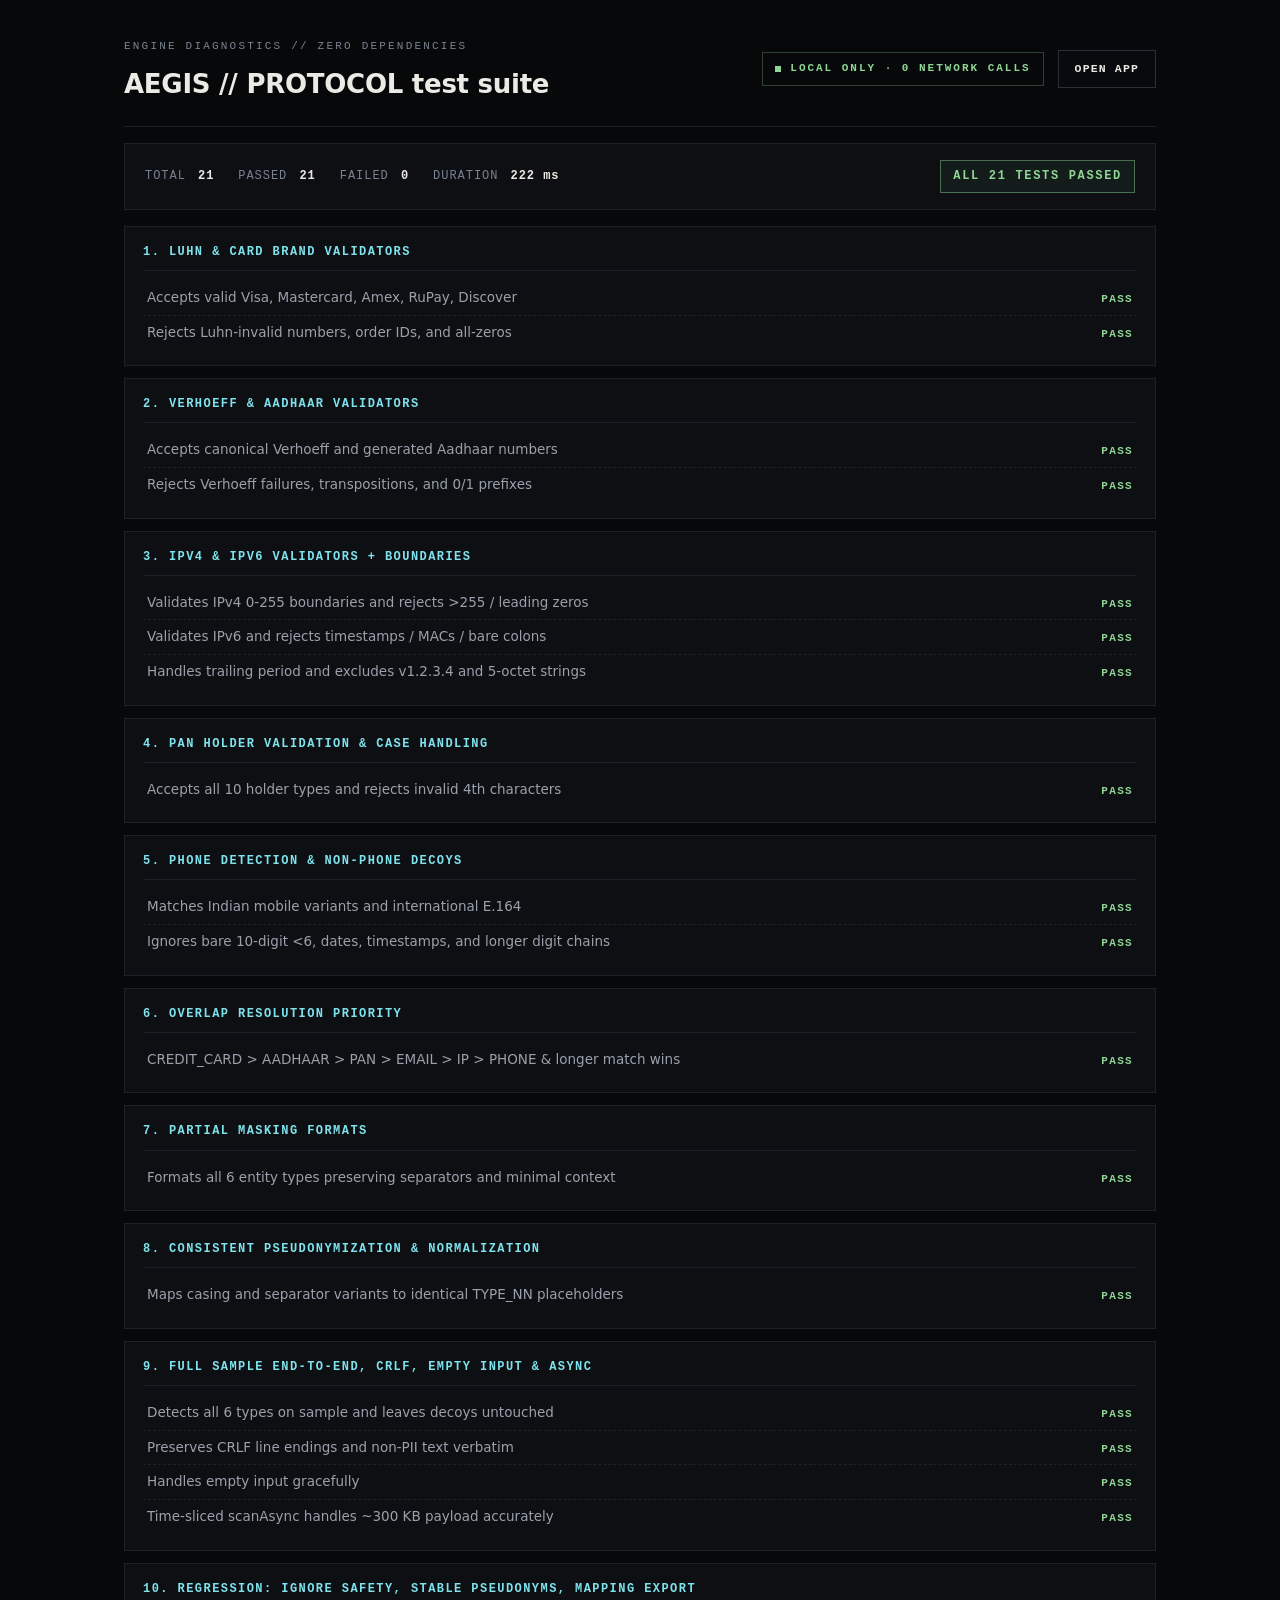
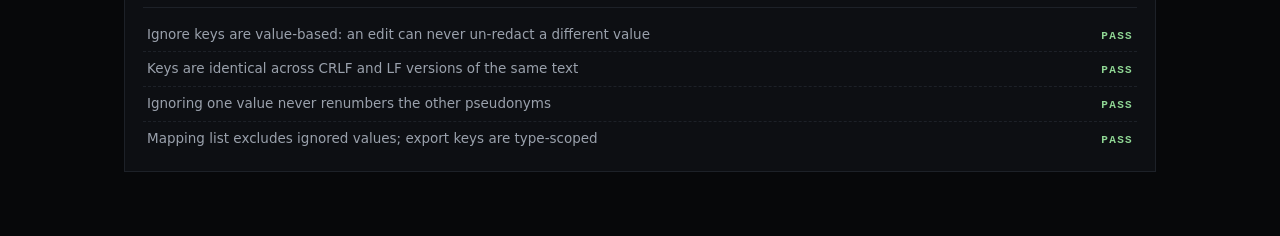
<file: tests/tests.html>
<!DOCTYPE html>
<html lang="en">
<head>
  <meta charset="UTF-8">
  <meta name="viewport" content="width=device-width, initial-scale=1.0">
  <meta http-equiv="Content-Security-Policy" content="default-src 'none'; script-src 'self'; style-src 'self' 'unsafe-inline'; img-src 'self' data:; font-src 'self' data:; connect-src 'none'; base-uri 'none'; form-action 'none';">
  <meta name="color-scheme" content="dark">
  <title>AEGIS // PROTOCOL — Engine Test Suite</title>
  <link rel="stylesheet" href="../css/styles.css?v=2.1">
  <style>
    .test-shell { max-width: 1080px; margin: 0 auto; padding: 32px 24px 64px; display: flex; flex-direction: column; gap: 16px; }
    .test-head { display: flex; flex-wrap: wrap; justify-content: space-between; align-items: center; gap: 16px; padding-bottom: 20px; border-bottom: 1px solid var(--line); }
    .test-head h1 { font-size: 26px; letter-spacing: -0.01em; margin-top: 8px; }
    .test-summary { display: flex; flex-wrap: wrap; align-items: center; justify-content: space-between; gap: 12px; padding: 16px 20px; border: 1px solid var(--line); background: var(--surface); }
    .summary-chips { display: flex; flex-wrap: wrap; gap: 8px 24px; font-family: var(--font-mono); font-size: 12px; letter-spacing: 0.08em; color: var(--meta); }
    .summary-chips strong { color: var(--head); margin-left: 4px; }
    .test-badge { padding: 6px 12px; font-family: var(--font-mono); font-weight: 700; letter-spacing: 0.14em; font-size: 12px; border: 1px solid rgba(143, 214, 148, 0.45); color: var(--ok); background: rgba(143, 214, 148, 0.06); }
    .test-badge.is-fail { border-color: rgba(242, 73, 107, 0.5); color: var(--crimson); background: rgba(242, 73, 107, 0.06); }
    .suite-list { display: flex; flex-direction: column; gap: 12px; }
    .suite-card { padding: 16px 18px; border: 1px solid var(--line); background: var(--surface); }
    .suite-title { margin: 0 0 10px; padding-bottom: 8px; border-bottom: 1px solid var(--line); font-family: var(--font-mono); font-size: 12px; font-weight: 600; letter-spacing: 0.12em; text-transform: uppercase; color: var(--cyan); }
    .case-row { display: flex; justify-content: space-between; align-items: baseline; gap: 12px; padding: 6px 4px; border-bottom: 1px dashed var(--line); font-size: 13.5px; }
    .case-row:last-of-type { border-bottom: 0; }
    .case-status { font-family: var(--font-mono); font-size: 11px; font-weight: 700; letter-spacing: 0.12em; flex-shrink: 0; }
    .case-pass { color: var(--ok); }
    .case-fail { color: var(--crimson); }
    .case-error { margin: 4px 0 8px 12px; padding: 8px 10px; background: rgba(242, 73, 107, 0.06); border-left: 2px solid var(--crimson); color: #ffc2cf; font-family: var(--font-mono); font-size: 12px; white-space: pre-wrap; }
  </style>
</head>
<body>
  <div class="void-grid" aria-hidden="true"></div>
  <div class="test-shell">
    <header class="test-head">
      <div>
        <span class="section-index">Engine diagnostics // zero dependencies</span>
        <h1>AEGIS // PROTOCOL test suite</h1>
      </div>
      <div class="nav-actions">
        <span class="status-pill"><span class="status-dot" aria-hidden="true"></span>Local only · 0 network calls</span>
        <a href="../index.html" class="btn btn-ghost btn-sm">Open app</a>
      </div>
    </header>

    <section class="test-summary" id="testSummary" aria-live="polite">
      <div class="summary-chips">
        <span>TOTAL <strong id="totalCount">0</strong></span>
        <span>PASSED <strong id="passCount">0</strong></span>
        <span>FAILED <strong id="failCount">0</strong></span>
        <span>DURATION <strong id="durationMs">0 ms</strong></span>
      </div>
      <div class="test-badge" id="overallBadge">RUNNING...</div>
    </section>

    <main class="suite-list" id="suiteList"></main>
  </div>

  <script defer src="../js/validators.js?v=2.1"></script>
  <script defer src="../js/detectors.js?v=2.1"></script>
  <script defer src="../js/redactors.js?v=2.1"></script>
  <script defer src="../js/sample.js?v=2.1"></script>
  <script defer src="tests.js?v=2.1"></script>
</body>
</html>
</file>
<file: css/styles.css>
/* AEGIS // PROTOCOL
   Tactical dark UI. Zero remote resources (strict CSP): fonts resolve to local
   installs first, then to platform fallbacks. */

:root {
  /* 80% — void canvas */
  --void: #07080a;
  --surface: #0d0f13;
  --surface-2: #11141a;
  --recess: #090a0d;

  /* 15% — structure & type */
  --line: #1d2128;
  --line-2: #2a303a;
  --head: #eceae4;      /* bone, slightly warm */
  --body: #9aa1ac;
  --meta: #7a8392;     /* 4.8–5.2:1 on all surfaces (WCAG AA) */

  /* 5% — signal */
  --cyan: #7fe3ee;      /* glacier signal */
  --cyan-ink: #04191c;
  --cyan-line: rgba(127, 227, 238, 0.4);
  --cyan-wash: rgba(127, 227, 238, 0.07);
  --amber: #e9a23b;
  --crimson: #f2496b;
  --ok: #8fd694;

  /* Entity hues — muted so the diff stays readable */
  --color-email: #7fe3ee;
  --color-phone: #8fd694;
  --color-ip: #b4a7f5;
  --color-pan: #e9c46a;
  --color-aadhaar: #e3875a;
  --color-card: #f2496b;

  --font-display: 'Space Grotesk', 'Segoe UI Variable Display', 'SF Pro Display', 'Segoe UI', system-ui, sans-serif;
  --font-body: 'Inter', 'Segoe UI Variable Text', 'SF Pro Text', 'Segoe UI', system-ui, sans-serif;
  --font-mono: 'JetBrains Mono', 'Cascadia Mono', 'SFMono-Regular', Consolas, 'Liberation Mono', Menlo, monospace;

  --editor-font-size: 13px;
  --editor-line-height: 21px;
  --ease: cubic-bezier(0.2, 0.7, 0.2, 1);
  --wrap: 1240px;
}

*, *::before, *::after { box-sizing: border-box; }

html { scroll-behavior: smooth; scroll-padding-top: 84px; }

html, body {
  margin: 0;
  padding: 0;
  background: var(--void);
  color: var(--body);
  font-family: var(--font-body);
  font-size: 15px;
  line-height: 1.6;
  -webkit-font-smoothing: antialiased;
  text-rendering: optimizeLegibility;
}

body { overflow-x: hidden; }

[hidden] { display: none !important; }

a { color: inherit; text-decoration: none; }

h1, h2, h3, h4 { margin: 0; color: var(--head); font-family: var(--font-display); font-weight: 600; }

p { margin: 0; }

.mono { font-family: var(--font-mono); font-variant-numeric: tabular-nums; }
.cyan { color: var(--cyan); }
.amber { color: var(--amber) !important; }
.threat { color: var(--crimson) !important; }
.ok { color: var(--ok) !important; }

.wrap { width: 100%; max-width: var(--wrap); margin: 0 auto; padding: 0 32px; }

.sr-only {
  position: absolute; width: 1px; height: 1px; padding: 0; margin: -1px;
  overflow: hidden; clip: rect(0, 0, 0, 0); white-space: nowrap; border: 0;
}

.skip-link {
  position: absolute; left: 16px; top: -60px; z-index: 100;
  padding: 10px 14px; background: var(--cyan); color: var(--cyan-ink);
  font-family: var(--font-mono); font-size: 12px; font-weight: 700;
}
.skip-link:focus { top: 12px; }

:focus-visible { outline: 1px solid var(--cyan); outline-offset: 3px; }

/* ---------- Background void: 3% micro-grid + coordinate grid + focal glow ---------- */
.void-grid {
  position: fixed; inset: 0; z-index: -1; pointer-events: none;
  background-image:
    radial-gradient(900px 520px at 72% 12%, rgba(127, 227, 238, 0.06), transparent 70%),
    radial-gradient(700px 480px at 8% 40%, rgba(233, 162, 59, 0.025), transparent 70%),
    linear-gradient(rgba(255, 255, 255, 0.03) 1px, transparent 1px),
    linear-gradient(90deg, rgba(255, 255, 255, 0.03) 1px, transparent 1px),
    linear-gradient(rgba(255, 255, 255, 0.022) 1px, transparent 1px),
    linear-gradient(90deg, rgba(255, 255, 255, 0.022) 1px, transparent 1px);
  background-size: 100% 100%, 100% 100%, 120px 120px, 120px 120px, 24px 24px, 24px 24px;
  mask-image: linear-gradient(to bottom, #000 0%, rgba(0, 0, 0, 0.55) 60%, rgba(0, 0, 0, 0.35) 100%);
}

/* ---------- Chamfer geometry ---------- */
.chamfer {
  --c: 10px;
  clip-path: polygon(0 0, calc(100% - var(--c)) 0, 100% var(--c), 100% 100%, var(--c) 100%, 0 calc(100% - var(--c)));
}

.chamfer-lg {
  --c: 18px;
  --bc: var(--line);
  position: relative;
  border: 1px solid var(--bc);
  clip-path: polygon(0 0, calc(100% - var(--c)) 0, 100% var(--c), 100% 100%, var(--c) 100%, 0 calc(100% - var(--c)));
}

/* Draws the 1px diagonal on the two cut corners so the hairline frame stays continuous */
.chamfer-lg::after {
  content: '';
  position: absolute;
  inset: -1px;
  pointer-events: none;
  z-index: 3;
  --d: calc(var(--c) * 0.7071);
  background:
    linear-gradient(225deg, transparent calc(var(--d) - 0.75px), var(--bc) calc(var(--d) - 0.75px), var(--bc) calc(var(--d) + 0.75px), transparent calc(var(--d) + 0.75px)) top right / var(--c) var(--c) no-repeat,
    linear-gradient(45deg, transparent calc(var(--d) - 0.75px), var(--bc) calc(var(--d) - 0.75px), var(--bc) calc(var(--d) + 0.75px), transparent calc(var(--d) + 0.75px)) bottom left / var(--c) var(--c) no-repeat;
  transition: background 0.3s var(--ease);
}

/* ---------- Buttons ---------- */
.btn {
  display: inline-flex; align-items: center; justify-content: center; gap: 8px;
  min-height: 46px; padding: 0 24px;
  border: 1px solid transparent; background: transparent; color: var(--head);
  font-family: var(--font-mono); font-size: 12.5px; font-weight: 600;
  letter-spacing: 0.14em; text-transform: uppercase; white-space: nowrap;
  cursor: pointer; user-select: none;
  transition: background-color 0.3s var(--ease), border-color 0.3s var(--ease), color 0.3s var(--ease), box-shadow 0.3s var(--ease), transform 0.3s var(--ease);
}
.btn:active:not(:disabled) { transform: translateY(1px); }
.btn:disabled { opacity: 0.38; cursor: not-allowed; }

.btn-primary { background: var(--cyan); color: var(--cyan-ink); }
.btn-primary:hover:not(:disabled) { background: #a6eef5; box-shadow: 0 0 0 1px rgba(127, 227, 238, 0.25), 0 8px 30px -12px rgba(127, 227, 238, 0.55); }

.btn-ghost { border-color: var(--line-2); background: var(--recess); }
.btn-ghost:hover:not(:disabled) { border-color: var(--cyan-line); color: var(--cyan); }

/* chamfered ghost: border would be clipped at the cuts, so draw it with an inset shadow pair */
.btn-ghost.chamfer { border-color: transparent; box-shadow: inset 0 0 0 1px var(--line-2); }
.btn-ghost.chamfer:hover { box-shadow: inset 0 0 0 1px var(--cyan-line); }

.btn-danger { border-color: rgba(242, 73, 107, 0.35); color: var(--crimson); background: rgba(242, 73, 107, 0.05); }
.btn-danger:hover:not(:disabled) { border-color: var(--crimson); background: rgba(242, 73, 107, 0.12); }

.btn-amber { border-color: rgba(233, 162, 59, 0.4); color: var(--amber); background: rgba(233, 162, 59, 0.05); }
.btn-amber:hover:not(:disabled) { border-color: var(--amber); background: rgba(233, 162, 59, 0.12); }

.btn-sm { min-height: 38px; padding: 0 16px; font-size: 11.5px; letter-spacing: 0.1em; }
.btn-xs { min-height: 30px; padding: 0 12px; font-size: 11px; letter-spacing: 0.08em; }

/* ---------- Labels ---------- */
.eyebrow {
  display: inline-block; padding: 7px 14px;
  border: 1px solid var(--line-2);
  font-family: var(--font-mono); font-size: 11.5px; font-weight: 600;
  letter-spacing: 0.22em; text-transform: uppercase; color: var(--body);
}
.eyebrow-amber { border-color: rgba(233, 162, 59, 0.45); color: var(--amber); }

.hud-label, .cap-tag, .section-index {
  font-family: var(--font-mono); font-size: 11px; letter-spacing: 0.2em;
  text-transform: uppercase; color: var(--meta);
}

/* ============ NAV ============ */
.nav {
  position: sticky; top: 0; z-index: 50;
  background: rgba(7, 8, 10, 0.86);
  border-bottom: 1px solid var(--line);
  backdrop-filter: saturate(140%) blur(6px);
}
.nav-inner { display: flex; align-items: center; gap: 32px; height: 72px; }

.brand { display: inline-flex; align-items: center; gap: 12px; flex-shrink: 0; }
.brand-mark { width: 28px; height: 28px; fill: none; stroke: var(--cyan); stroke-width: 1.6; stroke-linejoin: round; }
.brand-mark-core { stroke: var(--amber); }
.brand-word { font-family: var(--font-display); font-weight: 700; font-size: 17px; letter-spacing: 0.04em; color: var(--head); }
.brand-sep { color: var(--meta); font-weight: 500; }

.nav-links { display: flex; gap: 6px; margin-left: auto; }
.nav-links a {
  position: relative; padding: 8px 14px;
  font-family: var(--font-mono); font-size: 12px; letter-spacing: 0.2em; text-transform: uppercase;
  color: var(--body); transition: color 0.3s var(--ease);
}
.nav-links a::before, .nav-links a::after {
  position: absolute; top: 50%; color: var(--cyan); opacity: 0;
  transition: opacity 0.3s var(--ease), transform 0.3s var(--ease);
}
.nav-links a::before { content: '['; left: 0; transform: translate(6px, -50%); }
.nav-links a::after { content: ']'; right: 0; transform: translate(-6px, -50%); }
.nav-links a:hover, .nav-links a:focus-visible { color: var(--head); }
.nav-links a:hover::before, .nav-links a:focus-visible::before { opacity: 1; transform: translate(0, -50%); }
.nav-links a:hover::after, .nav-links a:focus-visible::after { opacity: 1; transform: translate(0, -50%); }

.nav-actions { display: flex; align-items: center; gap: 14px; }

.status-pill {
  display: inline-flex; align-items: center; gap: 9px; padding: 7px 12px;
  border: 1px solid rgba(143, 214, 148, 0.28);
  font-family: var(--font-mono); font-size: 11px; font-weight: 600;
  letter-spacing: 0.18em; text-transform: uppercase; color: var(--ok);
}
.status-dot {
  width: 6px; height: 6px; flex-shrink: 0; background: var(--ok);
  box-shadow: 0 0 0 0 rgba(143, 214, 148, 0.6);
  animation: pulse 2.2s var(--ease) infinite;
}
@keyframes pulse {
  0% { box-shadow: 0 0 0 0 rgba(143, 214, 148, 0.55); }
  70% { box-shadow: 0 0 0 7px rgba(143, 214, 148, 0); }
  100% { box-shadow: 0 0 0 0 rgba(143, 214, 148, 0); }
}

.nav-cta { min-height: 42px; padding: 0 20px; }

.nav-toggle {
  display: none; width: 40px; height: 40px; padding: 0; border: 1px solid var(--line-2);
  background: transparent; cursor: pointer; flex-direction: column; align-items: center; justify-content: center; gap: 6px;
}
.nav-toggle span { display: block; width: 16px; height: 1px; background: var(--head); transition: transform 0.3s var(--ease); }
.nav-toggle[aria-expanded='true'] span:first-child { transform: translateY(3.5px) rotate(45deg); }
.nav-toggle[aria-expanded='true'] span:last-child { transform: translateY(-3.5px) rotate(-45deg); }

/* ============ HERO ============ */
.hero {
  display: grid; grid-template-columns: minmax(0, 1.05fr) minmax(0, 1fr);
  gap: 56px; align-items: center; padding-top: 88px; padding-bottom: 96px;
}

.hero-title {
  margin: 28px 0 24px;
  font-size: clamp(42px, 5.6vw, 76px); line-height: 1.02; letter-spacing: -0.035em; font-weight: 700;
}
.hero-title em {
  font-style: normal; color: var(--cyan);
  text-shadow: 0 0 32px rgba(127, 227, 238, 0.22);
}
.hero-sub { max-width: 520px; font-size: 17px; line-height: 1.65; color: var(--body); }
.hero-ctas { display: flex; flex-wrap: wrap; gap: 14px; margin-top: 36px; }

.hero-facts {
  display: grid; grid-template-columns: repeat(3, auto); justify-content: start;
  margin: 48px 0 0; padding: 0; border-top: 1px solid var(--line); max-width: 560px;
}
.hero-facts div { padding: 16px 28px 0 0; }
.hero-facts div + div { padding-left: 28px; border-left: 1px solid var(--line); }
.hero-facts dt { font-family: var(--font-mono); font-size: 10.5px; letter-spacing: 0.2em; text-transform: uppercase; color: var(--meta); }
.hero-facts dd { margin: 6px 0 0; color: var(--head); font-size: 15px; }

/* Console */
.console { background: var(--recess); display: flex; flex-direction: column; min-height: 470px; }
.console-meta, .console-foot {
  display: flex; justify-content: space-between; gap: 12px; flex-wrap: wrap;
  padding: 14px 20px; font-family: var(--font-mono); font-size: 11px;
  letter-spacing: 0.16em; text-transform: uppercase; color: var(--meta);
}
.console-meta b { font-weight: 600; }
.console-foot { border-top: 1px solid var(--line); padding-top: 10px; padding-bottom: 10px; }

.console-tabs { display: grid; grid-template-columns: repeat(3, 1fr); border-top: 1px solid var(--line); border-bottom: 1px solid var(--line); }
.console-tab {
  position: relative; padding: 14px 12px; border: 0; background: transparent; cursor: pointer;
  font-family: var(--font-mono); font-size: 11.5px; font-weight: 600; letter-spacing: 0.16em;
  text-transform: uppercase; color: var(--meta); text-align: left;
  transition: color 0.3s var(--ease), background-color 0.3s var(--ease);
}
.console-tab + .console-tab { border-left: 1px solid var(--line); }
.console-tab::after {
  content: ''; position: absolute; left: 0; right: 0; bottom: -1px; height: 2px;
  background: var(--cyan); transform: scaleX(0); transform-origin: left;
  transition: transform 0.35s var(--ease);
}
.console-tab:hover { color: var(--body); background: rgba(255, 255, 255, 0.015); }
.console-tab.is-active { color: var(--cyan); }
.console-tab.is-active::after { transform: scaleX(1); }

.console-body { position: relative; flex: 1; min-height: 0; }
.console-panel { height: 100%; padding: 18px 20px; }

.log-feed { list-style: none; margin: 0; padding: 0; font-size: 12.5px; line-height: 1.95; overflow: hidden; max-height: 330px; }
.log-feed li { display: flex; gap: 10px; white-space: nowrap; overflow: hidden; text-overflow: ellipsis; animation: logIn 0.4s var(--ease); }
.log-feed .t { color: var(--meta); }
.log-feed .v { font-weight: 700; min-width: 54px; }
.log-feed .v-allow { color: var(--cyan); }
.log-feed .v-rotate { color: var(--amber); }
.log-feed .v-block { color: var(--crimson); }
.log-feed .ip { color: var(--head); }
.log-feed .msg { color: var(--body); overflow: hidden; text-overflow: ellipsis; }
@keyframes logIn { from { opacity: 0; transform: translateY(6px); } to { opacity: 1; transform: none; } }

.packet-head { display: flex; justify-content: space-between; gap: 10px; font-size: 11px; letter-spacing: 0.12em; color: var(--meta); margin-bottom: 14px; }
.packet-count { color: var(--amber); }
.packet-grid { display: grid; grid-template-columns: 1fr; gap: 12px; }
.packet-label { display: block; margin-bottom: 6px; font-family: var(--font-mono); font-size: 10.5px; letter-spacing: 0.2em; text-transform: uppercase; color: var(--crimson); }
.packet-label-ok { color: var(--ok); }
.packet-pre {
  margin: 0; padding: 10px 12px; background: var(--surface); border: 1px solid var(--line);
  font-size: 11.5px; line-height: 1.7; color: var(--body); white-space: pre-wrap; word-break: break-all;
}
.packet-pre mark { background: rgba(242, 73, 107, 0.14); color: #ffc2cf; padding: 0 1px; }
.packet-pre mark.clean { background: rgba(127, 227, 238, 0.1); color: var(--cyan); }
.packet-note { margin-top: 12px; font-size: 12.5px; color: var(--meta); }

.shield-wrap { display: grid; grid-template-columns: minmax(0, 220px) 1fr; gap: 22px; align-items: center; height: 100%; }
.radar { width: 100%; height: auto; }
.radar-ring { fill: none; stroke: var(--line-2); stroke-width: 1; }
.radar-axis { stroke: var(--line); stroke-width: 1; stroke-dasharray: 2 4; }
.radar-sweep { transform-origin: 120px 120px; animation: sweep 4.5s linear infinite; }
.radar-core { fill: var(--cyan); }
.radar-node { fill: var(--cyan); transition: opacity 0.6s var(--ease); }
.radar-node.is-threat { fill: var(--crimson); }
.radar-node-ring { fill: none; stroke: var(--crimson); stroke-width: 1; opacity: 0.7; }
@keyframes sweep { to { transform: rotate(-360deg); } }
.shield-legend { list-style: none; margin: 0; padding: 0; font-size: 12px; line-height: 2.1; color: var(--body); }
.shield-legend b { color: var(--head); font-weight: 600; }

/* ============ CLEARANCE ============ */
.clearance { border-top: 1px solid var(--line); border-bottom: 1px solid var(--line); background: rgba(13, 15, 19, 0.6); }
.clearance-inner { display: flex; align-items: center; gap: 32px; padding-top: 22px; padding-bottom: 22px; flex-wrap: wrap; }
.clearance-label { font-family: var(--font-mono); font-size: 11px; letter-spacing: 0.2em; text-transform: uppercase; color: var(--meta); }
.clearance-list { display: flex; flex-wrap: wrap; gap: 10px; margin: 0; padding: 0; list-style: none; flex: 1; justify-content: space-between; }
.clearance-list li {
  padding: 9px 16px; border: 1px solid var(--line);
  font-family: var(--font-mono); font-size: 11.5px; letter-spacing: 0.18em; text-transform: uppercase;
  color: var(--meta); opacity: 0.85; transition: color 0.3s var(--ease), border-color 0.3s var(--ease);
}
.clearance-list li:hover { color: var(--body); border-color: var(--line-2); }

/* ============ SECTIONS ============ */
.section { padding-top: 112px; }
.section-head { max-width: 760px; margin-bottom: 44px; }
.section-head-split { max-width: none; display: flex; justify-content: space-between; align-items: flex-end; gap: 32px; }
.section-head-split > div { max-width: 760px; }
.section-title { margin: 14px 0 14px; font-size: clamp(32px, 3.6vw, 50px); line-height: 1.06; letter-spacing: -0.03em; font-weight: 700; }
.section-sub { font-size: 16.5px; color: var(--body); max-width: 640px; }

/* ============ BENTO ============ */
.bento { display: grid; grid-template-columns: repeat(12, 1fr); gap: 16px; }
.cap {
  --bc: var(--line);
  position: relative; display: flex; flex-direction: column;
  padding: 30px 30px 26px; background: var(--surface);
  border: 1px solid var(--bc);
  transition: border-color 0.3s var(--ease), background-color 0.3s var(--ease);
}
.cap:hover { --bc: var(--cyan-line); border-color: var(--cyan-line); background: #0f1217; }
.cap-a { grid-column: span 7; }
.cap-b { grid-column: span 5; }
.cap-c { grid-column: span 5; }
.cap-d { grid-column: span 7; }

.corner { position: absolute; width: 12px; height: 12px; border-color: var(--line-2); border-style: solid; transition: border-color 0.3s var(--ease), transform 0.3s var(--ease); }
.corner-tr { top: 10px; right: 10px; border-width: 1px 1px 0 0; }
.corner-bl { bottom: 10px; left: 10px; border-width: 0 0 1px 1px; }
.cap:hover .corner { border-color: var(--cyan); }
.cap:hover .corner-tr { transform: translate(2px, -2px); }
.cap:hover .corner-bl { transform: translate(-2px, 2px); }

.cap h3 { margin: 14px 0 10px; font-size: 24px; letter-spacing: -0.015em; }
.cap h3::first-letter { text-transform: uppercase; }
.cap p { color: var(--body); max-width: 560px; }
.cap-metrics { display: flex; flex-wrap: wrap; gap: 36px; margin: auto 0 0; padding-top: 22px; border-top: 1px solid var(--line); }
.cap p + .cap-metrics { margin-top: 26px; }
.cap-metrics dt { font-family: var(--font-mono); font-size: 10.5px; letter-spacing: 0.2em; text-transform: uppercase; color: var(--meta); }
.cap-metrics dd { margin: 6px 0 0; font-size: 26px; color: var(--head); letter-spacing: -0.02em; }

.cap-live { background: linear-gradient(180deg, rgba(127, 227, 238, 0.035), transparent 60%), var(--surface); }
.cap-live-tag { margin-left: 10px; padding: 2px 8px; border: 1px solid var(--cyan-line); color: var(--cyan); letter-spacing: 0.14em; }
.cap-link { align-self: flex-start; margin-top: 20px; font-family: var(--font-mono); font-size: 12px; letter-spacing: 0.16em; text-transform: uppercase; color: var(--cyan); }
.cap-link span { display: inline-block; transition: transform 0.3s var(--ease); }
.cap-link:hover span { transform: translateX(4px); }

/* ============ SANITIZER APP ============ */
.boot-line { flex-shrink: 0; font-size: 12px; color: var(--meta); padding-bottom: 6px; }

.app-frame { background: var(--surface); }

.app-meta {
  display: flex; flex-wrap: wrap; gap: 8px 28px; padding: 14px 22px;
  border-bottom: 1px solid var(--line);
  font-size: 11px; letter-spacing: 0.16em; text-transform: uppercase; color: var(--meta);
}
.file-tag { margin-left: auto; color: var(--body); }

.toolbar { display: flex; flex-wrap: wrap; justify-content: space-between; gap: 14px; padding: 18px 22px 12px; }
.tool-group { display: flex; flex-wrap: wrap; align-items: center; gap: 10px; }
.file-label { position: relative; }

.segmented { position: relative; display: inline-grid; grid-template-columns: repeat(3, 1fr); padding: 3px; border: 1px solid var(--line-2); background: var(--recess); }
.segment-indicator {
  position: absolute; top: 3px; bottom: 3px; left: 3px; width: calc((100% - 6px) / 3);
  background: var(--cyan-wash); border-bottom: 2px solid var(--cyan);
  transition: transform 0.35s var(--ease);
}
.seg-btn {
  position: relative; z-index: 1; min-height: 32px; padding: 0 16px; border: 0; background: transparent; cursor: pointer;
  font-family: var(--font-mono); font-size: 11.5px; font-weight: 600; letter-spacing: 0.06em; color: var(--meta);
  transition: color 0.3s var(--ease);
}
.seg-btn:hover { color: var(--body); }
.seg-btn.is-active { color: var(--cyan); }

.switch { display: inline-flex; align-items: center; gap: 10px; cursor: pointer; user-select: none; }
.switch input { position: absolute; opacity: 0; width: 1px; height: 1px; }
.switch-track { position: relative; width: 32px; height: 16px; border: 1px solid var(--line-2); background: var(--recess); transition: border-color 0.3s var(--ease); }
.switch-track::after { content: ''; position: absolute; top: 2px; left: 2px; width: 10px; height: 10px; background: var(--meta); transition: transform 0.3s var(--ease), background-color 0.3s var(--ease); }
.switch input:checked + .switch-track { border-color: var(--cyan-line); }
.switch input:checked + .switch-track::after { transform: translateX(16px); background: var(--cyan); }
.switch input:focus-visible + .switch-track { outline: 1px solid var(--cyan); outline-offset: 2px; }
.switch-text { font-family: var(--font-mono); font-size: 11.5px; letter-spacing: 0.08em; color: var(--body); }
.switch.is-disabled { opacity: 0.35; cursor: not-allowed; }

.detector-row { display: flex; align-items: center; flex-wrap: wrap; gap: 10px 16px; padding: 4px 22px 16px; }
.filter-pills { display: flex; flex-wrap: wrap; gap: 8px; }
.entity-pill {
  --ec: var(--body);
  display: inline-flex; align-items: center; gap: 8px; min-height: 30px; padding: 0 10px;
  border: 1px solid color-mix(in srgb, var(--ec) 35%, transparent);
  background: color-mix(in srgb, var(--ec) 6%, transparent);
  color: var(--head); cursor: pointer;
  font-family: var(--font-mono); font-size: 11.5px; letter-spacing: 0.04em;
  transition: border-color 0.3s var(--ease), opacity 0.3s var(--ease), background-color 0.3s var(--ease);
}
.entity-pill:hover { border-color: var(--ec); }
.entity-pill-dot { width: 6px; height: 6px; background: var(--ec); }
.entity-pill-count { color: var(--ec); font-weight: 700; font-variant-numeric: tabular-nums; }
.entity-pill.is-off { opacity: 0.42; background: transparent; border-style: dashed; }
.entity-pill.is-off .entity-pill-dot { background: transparent; box-shadow: inset 0 0 0 1px var(--ec); }

[data-entity='EMAIL'] { --ec: var(--color-email); }
[data-entity='PHONE'] { --ec: var(--color-phone); }
[data-entity='IP'] { --ec: var(--color-ip); }
[data-entity='PAN'] { --ec: var(--color-pan); }
[data-entity='AADHAAR'] { --ec: var(--color-aadhaar); }
[data-entity='CREDIT_CARD'] { --ec: var(--color-card); }

.scan-strip { padding: 0 22px; }
.scan-bar { position: relative; height: 2px; background: var(--line); overflow: hidden; opacity: 0; transition: opacity 0.2s; }
.scan-bar.is-scanning { opacity: 1; }
.scan-bar-fill { position: absolute; inset: 0 auto 0 0; width: 30%; background: var(--cyan); animation: scanSweep 1.1s var(--ease) infinite; }
.scan-bar-label { position: absolute; width: 1px; height: 1px; overflow: hidden; clip: rect(0, 0, 0, 0); }
@keyframes scanSweep { from { transform: translateX(-100%); } to { transform: translateX(340%); } }

.alert-banner {
  display: flex; align-items: center; justify-content: space-between; gap: 12px; margin-top: 12px;
  padding: 10px 14px; border: 1px solid rgba(242, 73, 107, 0.4); background: rgba(242, 73, 107, 0.06);
  color: #ffc2cf; font-size: 13.5px;
}
.btn-dismiss { border: 0; background: transparent; color: inherit; font-size: 20px; line-height: 1; cursor: pointer; }

.summary-row {
  display: flex; flex-wrap: wrap; gap: 8px 28px; padding: 14px 22px;
  font-size: 12px; letter-spacing: 0.04em; color: var(--meta);
}
.summary-row strong { color: var(--head); font-weight: 700; margin-right: 4px; }

/* Diff */
.diff { position: relative; display: grid; grid-template-columns: 1fr 1fr; gap: 12px; padding: 0 22px 22px; height: 540px; }
.pane { display: flex; flex-direction: column; min-width: 0; min-height: 0; border: 1px solid var(--line); background: var(--recess); }
.pane-head { display: flex; align-items: center; flex-wrap: wrap; gap: 8px 14px; min-height: 46px; padding: 8px 14px; border-bottom: 1px solid var(--line); }
.pane-title { font-family: var(--font-mono); font-size: 11.5px; letter-spacing: 0.2em; text-transform: uppercase; color: var(--body); }
.pane-title-dim { color: var(--meta); }
.pane-meta { font-size: 11.5px; color: var(--meta); }
.pane-head > .pane-title { margin-right: auto; }
.pane-actions { display: flex; gap: 8px; }

.stamp-badge {
  padding: 3px 8px; border: 1px solid var(--line-2);
  font-family: var(--font-mono); font-size: 10.5px; font-weight: 700; letter-spacing: 0.14em; color: var(--meta);
}
.stamp-badge.is-sanitized { border-color: rgba(143, 214, 148, 0.45); color: var(--ok); background: rgba(143, 214, 148, 0.06); }
.stamp-badge.is-partial-exposure { border-color: rgba(233, 162, 59, 0.5); color: var(--amber); background: rgba(233, 162, 59, 0.07); }
.stamp-badge.is-flash { animation: stamp 0.6s var(--ease); }
@keyframes stamp { from { box-shadow: 0 0 0 4px rgba(143, 214, 148, 0.25); } to { box-shadow: 0 0 0 0 rgba(143, 214, 148, 0); } }

.drop-overlay {
  position: absolute; inset: 0 22px 22px; z-index: 10; display: flex; align-items: center; justify-content: center;
  background: rgba(7, 8, 10, 0.88); border: 1px dashed var(--cyan-line);
  opacity: 0; pointer-events: none; transition: opacity 0.2s;
}
.diff.is-dragover .drop-overlay { opacity: 1; }
.drop-box { display: flex; flex-direction: column; align-items: center; gap: 6px; padding: 28px 40px; background: var(--surface); border: 1px solid var(--cyan-line); }
.drop-title { font-family: var(--font-display); font-size: 22px; font-weight: 600; color: var(--head); }
.drop-sub { font-size: 13px; color: var(--meta); }

/* Editor mechanics: textarea + mirrored backdrop must share metrics exactly */
.editor-viewport { position: relative; flex: 1; display: flex; min-height: 0; overflow: hidden; }
.line-gutter { width: 46px; flex-shrink: 0; border-right: 1px solid var(--line); overflow: hidden; user-select: none; }
.line-numbers {
  margin: 0; padding: 12px 10px 12px 4px; text-align: right; color: #5d6573;
  font-family: var(--font-mono); font-size: var(--editor-font-size); line-height: var(--editor-line-height);
  will-change: transform;
}
.mirror-stage { position: relative; flex: 1; min-width: 0; overflow: hidden; }
.mirror-backdrop { position: absolute; inset: 0; overflow: hidden; pointer-events: none; z-index: 1; }

.mirror-content, .code-textarea, .output-content {
  margin: 0; padding: 12px 14px;
  font-family: var(--font-mono); font-size: var(--editor-font-size); line-height: var(--editor-line-height);
  font-variant-ligatures: none; letter-spacing: 0; tab-size: 4;
  white-space: pre; word-wrap: normal; overflow-wrap: normal; border: 0;
}
.mirror-content { color: #c9ccd2; will-change: transform; }
.code-textarea {
  position: relative; z-index: 2; display: block; width: 100%; height: 100%; resize: none; outline: none;
  background: transparent; color: transparent; caret-color: var(--cyan); overflow: auto;
}
.code-textarea::placeholder { color: var(--meta); }
.code-textarea::selection { background: rgba(127, 227, 238, 0.22); color: transparent; }
.output-stage { flex: 1; min-width: 0; overflow: auto; outline: none; }
.output-stage:focus-visible { box-shadow: inset 0 0 0 1px var(--cyan-line); }
.output-content { color: #c9ccd2; min-height: 100%; }

.code-textarea::-webkit-scrollbar, .output-stage::-webkit-scrollbar, .table-wrap::-webkit-scrollbar { width: 10px; height: 10px; }
.code-textarea::-webkit-scrollbar-track, .output-stage::-webkit-scrollbar-track, .table-wrap::-webkit-scrollbar-track { background: var(--recess); }
.code-textarea::-webkit-scrollbar-thumb, .output-stage::-webkit-scrollbar-thumb, .table-wrap::-webkit-scrollbar-thumb { background: var(--line-2); border: 3px solid var(--recess); }
.code-textarea::-webkit-scrollbar-thumb:hover, .output-stage::-webkit-scrollbar-thumb:hover { background: #3b4350; }

/* Highlights — no padding or borders, so glyph positions never shift */
.hl { --ec: var(--body); padding: 0; border-radius: 0; color: inherit; background: color-mix(in srgb, var(--ec) 13%, transparent); box-shadow: inset 0 -1px 0 var(--ec); }
.hl-EMAIL { --ec: var(--color-email); color: #c3f3f8; }
.hl-PHONE { --ec: var(--color-phone); color: #cdeecf; }
.hl-IP { --ec: var(--color-ip); color: #ddd6fb; }
.hl-PAN { --ec: var(--color-pan); color: #f4e2b0; }
.hl-AADHAAR { --ec: var(--color-aadhaar); color: #f3c6ad; }
.hl-CREDIT_CARD { --ec: var(--color-card); color: #fac0cc; }
.hl-sanitized { cursor: pointer; background: color-mix(in srgb, var(--ec) 20%, transparent); }
.hl-ignored { background: rgba(154, 161, 172, 0.1); box-shadow: inset 0 -1px 0 var(--meta); color: var(--meta); }
.hl.is-active { outline: 1px solid var(--head); outline-offset: 1px; background: color-mix(in srgb, var(--ec) 30%, transparent); }

/* Dock */
.dock { border-top: 1px solid var(--line); }
.dock-head { display: flex; flex-wrap: wrap; align-items: center; justify-content: space-between; gap: 10px; padding: 0 22px; border-bottom: 1px solid var(--line); }
.dock-tabs { display: flex; flex-wrap: wrap; }
.dock-tab {
  position: relative; min-height: 48px; padding: 0 16px; border: 0; background: transparent; cursor: pointer;
  font-family: var(--font-mono); font-size: 11.5px; font-weight: 600; letter-spacing: 0.14em; text-transform: uppercase; color: var(--meta);
  transition: color 0.3s var(--ease);
}
.dock-tab::after { content: ''; position: absolute; left: 16px; right: 16px; bottom: -1px; height: 2px; background: var(--cyan); transform: scaleX(0); transition: transform 0.3s var(--ease); }
.dock-tab:hover { color: var(--body); }
.dock-tab.is-active { color: var(--cyan); }
.dock-tab.is-active::after { transform: scaleX(1); }
.dock-panel { padding: 22px; }

.stats-grid { display: grid; grid-template-columns: repeat(3, minmax(0, 1fr)); gap: 12px; }
.stat-card { padding: 20px; border: 1px solid var(--line); background: var(--recess); }
.card-heading { margin-bottom: 16px; font-family: var(--font-mono); font-size: 11px; font-weight: 600; letter-spacing: 0.2em; text-transform: uppercase; color: var(--meta); }
.meter-row + .meter-row { margin-top: 16px; }
.meter-label { display: flex; justify-content: space-between; gap: 10px; margin-bottom: 8px; font-size: 13px; }
.meter-label strong { color: var(--head); font-size: 12px; font-weight: 600; }
.meter-bar { height: 4px; background: var(--line); overflow: hidden; }
.meter-fill { height: 100%; width: 0; transition: width 0.5s var(--ease); }
.meter-risk { background: var(--crimson); }
.meter-safe { background: var(--amber); }
.meter-note { margin-top: 16px; font-size: 12.5px; color: var(--meta); }

.dist-list { display: flex; flex-direction: column; gap: 10px; }
.dist-row { display: grid; grid-template-columns: 96px 1fr 30px; align-items: center; gap: 10px; }
.dist-label { font-family: var(--font-mono); font-size: 11px; letter-spacing: 0.06em; }
.dist-bar-bg { height: 4px; background: var(--line); }
.dist-bar-fill { height: 100%; transition: width 0.5s var(--ease); }
.dist-count { font-family: var(--font-mono); font-size: 12px; color: var(--head); text-align: right; font-variant-numeric: tabular-nums; }

.rejected-list { list-style: none; margin: 0; padding: 0; }
.rejected-item { display: flex; justify-content: space-between; gap: 12px; padding: 9px 0; border-bottom: 1px dashed var(--line); font-size: 13px; }
.rejected-item:last-child { border-bottom: 0; }
.rejected-count { font-family: var(--font-mono); color: var(--amber); font-weight: 700; }

.table-wrap { max-height: 340px; overflow: auto; border: 1px solid var(--line); }
.hud-table { width: 100%; border-collapse: collapse; font-size: 13px; }
.hud-table th {
  position: sticky; top: 0; z-index: 1; padding: 11px 14px; text-align: left; background: var(--surface-2);
  border-bottom: 1px solid var(--line); font-family: var(--font-mono); font-size: 10.5px; font-weight: 600;
  letter-spacing: 0.18em; text-transform: uppercase; color: var(--meta);
}
.hud-table td { padding: 10px 14px; border-bottom: 1px solid var(--line); color: var(--body); }
.hud-table tbody tr { cursor: pointer; transition: background-color 0.2s; }
.hud-table tbody tr:hover, .hud-table tbody tr.is-active { background: var(--cyan-wash); }
.hud-table tr.is-ignored-row td { color: var(--meta); text-decoration: line-through; text-decoration-color: rgba(93, 101, 115, 0.6); }
.hud-table tr.is-ignored-row td:last-child { text-decoration: none; }
.mono-code { font-family: var(--font-mono); font-size: 12px; color: var(--head); }
.type-badge {
  display: inline-block; padding: 2px 7px; border: 1px solid color-mix(in srgb, var(--ec) 40%, transparent);
  color: var(--ec); font-family: var(--font-mono); font-size: 10.5px; font-weight: 700; letter-spacing: 0.08em;
}
.ignore-chk { width: 15px; height: 15px; accent-color: var(--amber); cursor: pointer; }
.empty-state { padding: 26px; text-align: center; font-size: 13.5px; color: var(--meta); }

.mapping-toolbar { display: flex; flex-wrap: wrap; justify-content: space-between; align-items: center; gap: 12px; margin-bottom: 14px; }
.mapping-controls, .mapping-export-group { display: flex; flex-wrap: wrap; align-items: center; gap: 14px; }
.mapping-mode-note { font-size: 12.5px; color: var(--meta); }
.security-warning { font-size: 12.5px; color: var(--amber); }

/* ============ DEFENSE MATRIX ============ */
.matrix-stages { display: grid; grid-template-columns: repeat(3, 1fr); border: 1px solid var(--line); margin-bottom: 16px; }
.stage {
  position: relative; display: flex; flex-direction: column; align-items: flex-start; gap: 6px; padding: 22px 24px;
  border: 0; background: var(--surface); cursor: pointer; text-align: left;
  transition: background-color 0.3s var(--ease);
}
.stage + .stage { border-left: 1px solid var(--line); }
.stage + .stage::before {
  content: ''; position: absolute; left: -5px; top: 50%; width: 8px; height: 8px; margin-top: -4px;
  background: var(--void); border-top: 1px solid var(--line-2); border-right: 1px solid var(--line-2); transform: rotate(45deg); z-index: 1;
}
.stage::after { content: ''; position: absolute; left: 0; right: 0; top: -1px; height: 2px; background: var(--cyan); transform: scaleX(0); transform-origin: left; transition: transform 0.4s var(--ease); }
.stage:hover { background: #0f1217; }
.stage.is-active { background: var(--surface-2); }
.stage.is-active::after { transform: scaleX(1); }
.stage-num { font-size: 11px; letter-spacing: 0.2em; text-transform: uppercase; color: var(--meta); }
.stage-name { font-family: var(--font-display); font-size: 24px; font-weight: 700; letter-spacing: 0.02em; text-transform: uppercase; color: var(--body); transition: color 0.3s var(--ease); }
.stage.is-active .stage-name { color: var(--cyan); }

.readout { display: grid; grid-template-columns: minmax(0, 0.85fr) minmax(0, 1.25fr); gap: 28px; padding: 30px; background: var(--surface); }
.readout-title { margin: 12px 0 22px; font-size: 32px; text-transform: uppercase; letter-spacing: 0.01em; }
.readout-stats { display: flex; gap: 40px; margin: 0 0 24px; }
.readout-stats dt { font-family: var(--font-mono); font-size: 10.5px; letter-spacing: 0.2em; text-transform: uppercase; color: var(--meta); }
.readout-stats dd { margin: 6px 0 0; font-size: 30px; letter-spacing: -0.02em; }
.readout-steps { margin: 0; padding-left: 20px; color: var(--body); }
.readout-steps li { padding: 4px 0; }
.readout-steps li::marker { font-family: var(--font-mono); color: var(--meta); }
.readout.is-swapping .readout-info, .readout.is-swapping .readout-visual { opacity: 0; transform: translateY(4px); }
.readout-info, .readout-visual { transition: opacity 0.25s var(--ease), transform 0.25s var(--ease); }

/* ============ CTA ============ */
#contact { padding-top: 112px; }
.cta-banner {
  --bc: rgba(233, 162, 59, 0.28);
  display: flex; justify-content: space-between; align-items: center; gap: 40px; padding: 52px 56px;
  background:
    radial-gradient(600px 260px at 100% 0%, rgba(127, 227, 238, 0.07), transparent 70%),
    repeating-linear-gradient(135deg, rgba(255, 255, 255, 0.012) 0 1px, transparent 1px 10px),
    var(--surface);
}
.cta-title { margin: 20px 0 14px; font-size: clamp(30px, 3.4vw, 46px); line-height: 1.08; letter-spacing: -0.03em; font-weight: 700; max-width: 640px; }
.cta-actions { display: flex; flex-wrap: wrap; gap: 14px; flex-shrink: 0; }

/* ============ FOOTER ============ */
.footer { margin-top: 112px; border-top: 1px solid var(--line); background: var(--recess); }
.footer-grid { display: grid; grid-template-columns: 1.6fr 1fr 1fr 1.2fr; gap: 40px; padding-top: 56px; padding-bottom: 48px; }
.footer-brand p { margin-top: 14px; max-width: 320px; font-size: 14px; color: var(--meta); }
.footer-h { margin-bottom: 16px; font-family: var(--font-mono); font-size: 11px; font-weight: 600; letter-spacing: 0.2em; text-transform: uppercase; color: var(--meta); }
.footer ul { list-style: none; margin: 0; padding: 0; }
.footer li { padding: 5px 0; font-size: 14px; }
.footer li a { color: var(--body); transition: color 0.3s var(--ease); }
.footer li a:hover { color: var(--cyan); }
.sys-list li { display: flex; align-items: center; gap: 10px; font-size: 12.5px; color: var(--body); }
.sys-list li span:last-child { margin-left: auto; color: var(--head); }
.sys-list li:last-child { color: var(--meta); }
.footer-base { display: flex; justify-content: space-between; gap: 16px; flex-wrap: wrap; padding-top: 20px; padding-bottom: 28px; border-top: 1px solid var(--line); font-size: 11.5px; letter-spacing: 0.08em; color: var(--meta); }
.footer-base a:hover { color: var(--cyan); }

/* ============ 3D SCRUB CORE (hero) ============ */
.core-stage {
  position: relative; width: 100%; aspect-ratio: 1 / 1; max-height: 620px; min-height: 420px;
  touch-action: pan-y;
}
.core-stage::before {
  content: ''; position: absolute; inset: 12%; z-index: -1; border-radius: 50%;
  background: radial-gradient(closest-side, rgba(127, 227, 238, 0.09), rgba(233, 162, 59, 0.025) 55%, transparent 75%);
}
.core-canvas { position: absolute; inset: 0; width: 100%; height: 100%; display: block; }
.core-cross { position: absolute; width: 14px; height: 14px; border: 0 solid var(--line-2); }
.core-cross-tl { top: 0; left: 0; border-width: 1px 0 0 1px; }
.core-cross-tr { top: 0; right: 0; border-width: 1px 1px 0 0; }
.core-cross-bl { bottom: 0; left: 0; border-width: 0 0 1px 1px; }
.core-cross-br { bottom: 0; right: 0; border-width: 0 1px 1px 0; }
.core-hud { position: absolute; font-size: 10.5px; letter-spacing: 0.18em; text-transform: uppercase; color: var(--meta); pointer-events: none; }
.core-hud b { color: var(--head); font-weight: 600; margin-left: 6px; }
.core-hud-tl { top: 8px; left: 24px; }
.core-hud-tr { top: 8px; right: 24px; }
.core-hud-bl { bottom: 8px; left: 24px; }
.core-hud-br { bottom: 8px; right: 24px; }
.core-hud-br b { color: var(--cyan); }
.core-legend {
  position: absolute; left: 50%; bottom: 8px; transform: translateX(-50%);
  display: flex; gap: 16px; font-size: 10.5px; letter-spacing: 0.12em; text-transform: uppercase; pointer-events: none;
}
.lg-raw, .lg-clean { display: inline-flex; align-items: center; gap: 7px; }
.lg-raw { color: var(--crimson); }
.lg-clean { color: var(--cyan); }
.core-legend .lg-raw::before, .core-legend .lg-clean::before { content: ''; width: 6px; height: 6px; background: currentColor; }
.lg-raw b, .lg-clean b { color: var(--head); font-weight: 700; }

/* ============ LIVE OPS ============ */
.ops-grid { display: grid; grid-template-columns: minmax(0, 0.9fr) minmax(0, 1.1fr); gap: 56px; align-items: center; }
.stat-band { display: grid; grid-template-columns: 1fr 1fr; margin: 40px 0 0; border-top: 1px solid var(--line); border-left: 1px solid var(--line); }
.stat-band > div { padding: 20px 22px; border-right: 1px solid var(--line); border-bottom: 1px solid var(--line); }
.stat-band dt { font-family: var(--font-mono); font-size: 10.5px; letter-spacing: 0.2em; text-transform: uppercase; color: var(--meta); }
.stat-band dd { margin: 10px 0 0; display: flex; align-items: baseline; gap: 8px; }
.stat-band dd > span { font-size: clamp(30px, 3vw, 42px); line-height: 1; letter-spacing: -0.03em; color: var(--head); }
.stat-band small { font-family: var(--font-mono); font-size: 12px; color: var(--meta); letter-spacing: 0.1em; }

/* ============ BEFORE / AFTER ============ */
.mode-chips { display: inline-flex; border: 1px solid var(--line-2); padding: 3px; flex-shrink: 0; }
.mode-chip {
  min-height: 34px; padding: 0 16px; border: 0; background: transparent; cursor: pointer;
  font-family: var(--font-mono); font-size: 11.5px; font-weight: 600; letter-spacing: 0.12em; text-transform: uppercase; color: var(--meta);
  transition: color 0.3s var(--ease), background-color 0.3s var(--ease);
}
.mode-chip:hover { color: var(--body); }
.mode-chip.is-active { color: var(--cyan-ink); background: var(--cyan); }

.compare-scene { perspective: 1800px; perspective-origin: 50% 0%; max-width: 940px; margin: 0 auto; }
.compare {
  --tilt: 16deg;
  background: var(--surface);
  transform: rotateX(var(--tilt)) scale(0.97);
  transform-origin: 50% 100%;
  transition: transform 1.2s var(--ease);
}
.reveal.is-in .compare, html:not(.js-reveal) .compare { --tilt: 0deg; transform: rotateX(0deg) scale(1); }
.compare-bar {
  display: flex; justify-content: space-between; flex-wrap: wrap; gap: 8px 18px; padding: 14px 22px;
  border-bottom: 1px solid var(--line); font-size: 11px; letter-spacing: 0.14em; color: var(--meta);
}
.compare-body { --pos: 38%; position: relative; height: 312px; overflow: hidden; background: var(--recess); }
.compare-doc {
  margin: 0; padding: 24px 26px; height: 100%; overflow: hidden;
  font-size: 13.5px; line-height: 24px; white-space: pre; color: #c9ccd2;
}
.compare-clean {
  position: absolute; inset: 0;
  background: linear-gradient(90deg, rgba(127, 227, 238, 0.035), transparent 40%), #080c0e;
  clip-path: inset(0 0 0 var(--pos));
}
.compare-gate {
  position: absolute; top: 0; bottom: 0; left: var(--pos); width: 1px; margin-left: -0.5px;
  background: var(--cyan); box-shadow: 0 0 18px 1px rgba(127, 227, 238, 0.45); pointer-events: none;
}
.compare-knob {
  position: absolute; top: 50%; left: 50%; width: 26px; height: 26px; margin: -13px 0 0 -13px;
  background: var(--void); border: 1px solid var(--cyan); transform: rotate(45deg);
  transition: transform 0.3s var(--ease), background-color 0.3s var(--ease);
}
.compare-knob::after { content: ''; position: absolute; inset: 8px; background: var(--cyan); }
.compare-label {
  position: absolute; top: 14px; padding: 3px 8px; font-size: 10px; letter-spacing: 0.2em; white-space: nowrap;
  background: var(--void); border: 1px solid var(--line-2);
}
.compare-label-l { right: 12px; color: var(--crimson); }
.compare-label-r { left: 12px; color: var(--cyan); }
.compare-range {
  position: absolute; inset: 0; width: 100%; height: 100%; margin: 0; opacity: 0; cursor: ew-resize;
  -webkit-appearance: none; appearance: none;
}
.compare-body:hover .compare-knob { transform: rotate(45deg) scale(1.12); }
.compare-body:focus-within .compare-knob { background: var(--cyan-wash); outline: 1px solid var(--cyan); outline-offset: 4px; }

/* ============ USE CASES ============ */
.uses { display: grid; grid-template-columns: repeat(4, minmax(0, 1fr)); gap: 16px; }
.use {
  --rx: 0deg; --ry: 0deg; --mx: 50%; --my: 0%;
  position: relative; display: flex; flex-direction: column; padding: 26px 22px 22px;
  background: var(--surface); border: 1px solid var(--line);
  transform: perspective(900px) rotateX(var(--rx)) rotateY(var(--ry));
  transition: transform 0.35s var(--ease), border-color 0.3s var(--ease);
}
.use::before {
  content: ''; position: absolute; inset: 0; pointer-events: none; opacity: 0;
  background: radial-gradient(320px circle at var(--mx) var(--my), rgba(127, 227, 238, 0.08), transparent 60%);
  transition: opacity 0.3s var(--ease);
}
.use:hover { border-color: var(--cyan-line); box-shadow: 0 24px 50px -28px rgba(0, 0, 0, 0.9), 0 0 0 1px rgba(127, 227, 238, 0.08); }
.use:hover::before { opacity: 1; }
.use h3 { margin: 12px 0 8px; font-size: 21px; letter-spacing: -0.01em; }
.use p { font-size: 14px; color: var(--body); }
.use-demo {
  margin-top: auto; padding-top: 18px; display: flex; flex-direction: column; gap: 8px;
}
.use-line {
  position: relative; padding: 10px 12px 10px 44px; border: 1px solid var(--line); background: var(--recess);
  font-size: 11.5px; line-height: 1.7; color: #c9ccd2; word-break: break-word;
}
.use-line::before { position: absolute; left: 10px; top: 10px; font-size: 9.5px; letter-spacing: 0.16em; line-height: 1.95; }
.use-raw::before { content: 'IN'; color: var(--crimson); }
.use-clean::before { content: 'OUT'; color: var(--cyan); }
.use-clean { border-color: rgba(127, 227, 238, 0.18); }

/* ============ MATRIX VISUAL ============ */
.readout-visual { display: flex; flex-direction: column; min-width: 0; background: var(--recess); border: 1px solid var(--line); }
.rv-head {
  display: flex; justify-content: space-between; gap: 12px; flex-wrap: wrap; padding: 12px 16px;
  border-bottom: 1px solid var(--line); font-size: 10.5px; letter-spacing: 0.18em; color: var(--meta);
}
.rv-head span:first-child { color: var(--cyan); }
.rv-body { position: relative; flex: 1; padding: 10px 0; overflow: hidden; min-height: 300px; }
.rv-row {
  display: grid; align-items: center; gap: 12px; padding: 8px 16px;
  font-family: var(--font-mono); font-size: 12px; color: var(--body);
  animation: rvIn 0.45s var(--ease) both; animation-delay: calc(var(--i) * 55ms);
}
.rv-row + .rv-row { border-top: 1px dashed rgba(42, 48, 58, 0.6); }
@keyframes rvIn { from { opacity: 0; transform: translateX(-8px); } to { opacity: 1; transform: none; } }

.rv-detect { grid-template-columns: 22px minmax(0, 1fr); }
.rv-ln { color: #5d6573; text-align: right; }
.rv-text { white-space: nowrap; overflow: hidden; text-overflow: ellipsis; color: #c9ccd2; }
.rv-body.is-scanning::after {
  content: ''; position: absolute; left: 0; right: 0; top: 0; height: 46px; pointer-events: none;
  background: linear-gradient(180deg, transparent, rgba(127, 227, 238, 0.06) 70%, rgba(127, 227, 238, 0.45) 98%, transparent);
  animation: rvScan 3.2s linear infinite;
}
@keyframes rvScan { from { transform: translateY(-50px); } to { transform: translateY(330px); } }

.rv-isolate { grid-template-columns: 86px minmax(0, 1fr) auto auto; }
.rv-val { color: var(--head); white-space: nowrap; overflow: hidden; text-overflow: ellipsis; }
.rv-check { color: var(--meta); font-size: 11px; letter-spacing: 0.06em; }
.rv-verdict { padding: 3px 8px; font-size: 10px; font-weight: 700; letter-spacing: 0.1em; border: 1px solid; white-space: nowrap; }
.rv-verdict.is-pii { color: var(--cyan); border-color: var(--cyan-line); background: var(--cyan-wash); }
.rv-verdict.is-decoy { color: var(--meta); border-color: var(--line-2); }
.rv-row.is-dim .rv-val { color: var(--meta); text-decoration: line-through; text-decoration-color: rgba(93, 101, 115, 0.5); }
.rv-row .type-badge { justify-self: start; }

.rv-neutralize { grid-template-columns: 86px minmax(0, 1fr) 18px auto; }
.rv-raw { color: var(--meta); white-space: nowrap; overflow: hidden; text-overflow: ellipsis; text-decoration: line-through; text-decoration-color: rgba(242, 73, 107, 0.55); }
.rv-arrow { color: var(--line-2); text-align: center; }
.rv-out { color: var(--cyan); font-weight: 700; white-space: nowrap; }
.rv-row.is-repeat { background: rgba(233, 162, 59, 0.05); }
.rv-row.is-repeat .rv-out::after { content: '  same value'; color: var(--amber); font-weight: 500; font-size: 10px; letter-spacing: 0.1em; }

/* ============ SCROLL REVEAL ============ */
.js-reveal .reveal > * { opacity: 0; transform: translateY(26px); transition: opacity 0.9s var(--ease), transform 0.9s var(--ease); }
.js-reveal .reveal > *:nth-child(2) { transition-delay: 0.12s; }
.js-reveal .reveal > *:nth-child(3) { transition-delay: 0.24s; }
.js-reveal .reveal.is-in > * { opacity: 1; transform: none; }

/* hero entrance */
.hero-copy > * { animation: heroIn 1s var(--ease) both; }
.hero-copy > *:nth-child(2) { animation-delay: 0.08s; }
.hero-copy > *:nth-child(3) { animation-delay: 0.16s; }
.hero-copy > *:nth-child(4) { animation-delay: 0.24s; }
.hero-copy > *:nth-child(5) { animation-delay: 0.32s; }
.core-stage { animation: coreIn 1.6s var(--ease) both; }
@keyframes heroIn { from { opacity: 0; transform: translateY(18px); } to { opacity: 1; transform: none; } }
@keyframes coreIn { from { opacity: 0; transform: scale(0.92); } to { opacity: 1; transform: none; } }

/* ============ MOTION CONTROL (WCAG 2.2.2) ============ */
.motion-toggle {
  display: inline-flex; align-items: center; gap: 8px; min-height: 34px; padding: 0 10px;
  border: 1px solid var(--line-2); background: transparent; cursor: pointer; color: var(--body);
  font-family: var(--font-mono); font-size: 11px; letter-spacing: 0.14em; text-transform: uppercase;
  transition: border-color 0.3s var(--ease), color 0.3s var(--ease);
}
.motion-toggle:hover { border-color: var(--cyan-line); color: var(--head); }
.motion-icon { position: relative; width: 10px; height: 10px; }
.motion-icon::before, .motion-icon::after { content: ''; position: absolute; top: 0; bottom: 0; width: 3px; background: currentColor; }
.motion-icon::before { left: 1px; }
.motion-icon::after { right: 1px; }
.motion-toggle[aria-pressed='true'] { color: var(--amber); border-color: rgba(233, 162, 59, 0.45); }
.motion-toggle[aria-pressed='true'] .motion-icon::before { left: 2px; width: 0; height: 0; background: none; border-style: solid; border-width: 5px 0 5px 8px; border-color: transparent transparent transparent currentColor; }
.motion-toggle[aria-pressed='true'] .motion-icon::after { display: none; }
.motion-paused *, .motion-paused *::before, .motion-paused *::after { animation-play-state: paused !important; }

/* Keyboard-operable findings rows */
.hud-table tbody tr:focus-visible { outline: 1px solid var(--cyan); outline-offset: -1px; background: var(--cyan-wash); }

/* ============ RESPONSIVE ============ */
@media (max-width: 1100px) {
  .hero { grid-template-columns: minmax(0, 1fr); padding-top: 64px padding-bottom: 56px; }
  .core-stage { max-width: 600px; margin: 0 auto; }
  .ops-grid { grid-template-columns: minmax(0, 1fr); gap: 40px; }
  .uses { grid-template-columns: repeat(2, minmax(0, 1fr)); }
  .console { min-height: 440px; }
  .stats-grid { grid-template-columns: 1fr 1fr; }
  .stats-grid .stat-card:first-child { grid-column: span 2; }
}

@media (max-width: 960px) {
  .nav-links {
    position: absolute; top: 72px; left: 0; right: 0; flex-direction: column; gap: 0; margin: 0; padding: 8px 20px 18px;
    background: var(--void); border-bottom: 1px solid var(--line);
    opacity: 0; visibility: hidden; transform: translateY(-6px);
    transition: opacity 0.25s var(--ease), transform 0.25s var(--ease), visibility 0s linear 0.25s;
  }
  .nav-links.is-open { opacity: 1; visibility: visible; transform: none; transition-delay: 0s; }
  .nav-links a { padding: 14px 4px; border-bottom: 1px solid var(--line); }
  .nav-links a::before, .nav-links a::after { display: none; }
  .nav-actions { margin-left: auto; }
  .nav-toggle { display: inline-flex; }
  .bento > .cap { grid-column: span 12; }
  .readout { grid-template-columns: 1fr; }
  .cta-banner { flex-direction: column; align-items: flex-start; padding: 40px 32px; }
  .footer-grid { grid-template-columns: 1fr 1fr; }
  .section-head-split { flex-direction: column; align-items: flex-start; }
}

@media (max-width: 760px) {
  .wrap { padding: 0 16px; }
  .hero { padding-top: 48px; padding-bottom: 40px; }
  .status-pill { display: none; }
  .motion-label { position: absolute; width: 1px; height: 1px; overflow: hidden; clip: rect(0, 0, 0, 0); }
  .motion-toggle { width: 40px; height: 40px; justify-content: center; padding: 0; }
  .diff { grid-template-columns: 1fr; height: auto; padding: 0 12px 12px; }
  .pane { height: 380px; }
  .drop-overlay { inset: 0 12px 12px; }
  .toolbar, .detector-row, .summary-row, .app-meta, .dock-head { padding-left: 12px; padding-right: 12px; }
  .scan-strip { padding: 0 12px; }
  .dock-panel { padding: 14px 12px; }
  .stats-grid { grid-template-columns: 1fr; }
  .stats-grid .stat-card:first-child { grid-column: auto; }
  .file-tag { margin-left: 0; }
  .tool-group { width: 100%; }
  .segmented { width: 100%; }
  .seg-btn { padding: 0 6px; white-space: nowrap; font-size: 11px; letter-spacing: 0.02em; }
  .shield-wrap { grid-template-columns: 1fr; justify-items: center; }
  .radar { max-width: 200px; }
  .console-meta span:nth-child(2) { display: none; }
  .console-tab { font-size: 10.5px; letter-spacing: 0.08em; padding: 12px 8px; }
  .matrix-stages { grid-template-columns: 1fr; }
  .uses { grid-template-columns: minmax(0, 1fr); }
  .core-stage { min-height: 340px; }
  .core-hud-tr, .core-legend { display: none; }
  .core-hud-tl, .core-hud-bl { left: 18px; }
  .core-hud-br { right: 18px; }
  .compare-body { height: 270px; }
  .compare-doc { font-size: 11.5px; line-height: 21px; padding: 18px; }
  .rv-isolate { grid-template-columns: 74px minmax(0, 1fr) auto; }
  .rv-check { display: none; }
  .rv-neutralize { grid-template-columns: 74px minmax(0, 1fr) 14px auto; }
  .rv-row { padding: 8px 12px; gap: 8px; font-size: 11.5px; }
  .stat-band > div { padding: 16px; }
  .mode-chip { padding: 0 12px; }
  .stage + .stage { border-left: 0; border-top: 1px solid var(--line); }
  .stage + .stage::before { display: none; }
  .stage { padding: 16px 18px; }
  .readout { padding: 22px 18px; }
  .readout-stats dd { font-size: 24px; }
  .hero-facts { grid-template-columns: repeat(3, minmax(0, 1fr)); }
  .hero-facts div { padding-right: 12px; }
  .hero-facts div + div { padding-left: 12px; }
  .hero-facts dd { font-size: 13.5px; }
  .clearance-inner { flex-direction: column; align-items: flex-start; gap: 14px; }
  .clearance-list { justify-content: flex-start; gap: 8px; }
  .clearance-list li { padding: 7px 11px; font-size: 10.5px; letter-spacing: 0.12em; }
  .section, #contact { padding-top: 80px; }
}

@media (max-width: 480px) {
  .nav-cta { display: none; }
  .hero-ctas .btn, .cta-actions .btn { flex: 1 1 100%; }
  .footer-grid { grid-template-columns: 1fr; }
  .cap { padding: 24px 20px 20px; }
  .cap-metrics { gap: 24px; }
}

@media (prefers-reduced-motion: reduce) {
  html { scroll-behavior: auto; }
  *, *::before, *::after { animation-duration: 0.001ms !important; animation-iteration-count: 1 !important; transition-duration: 0.001ms !important; }
}
</file>
